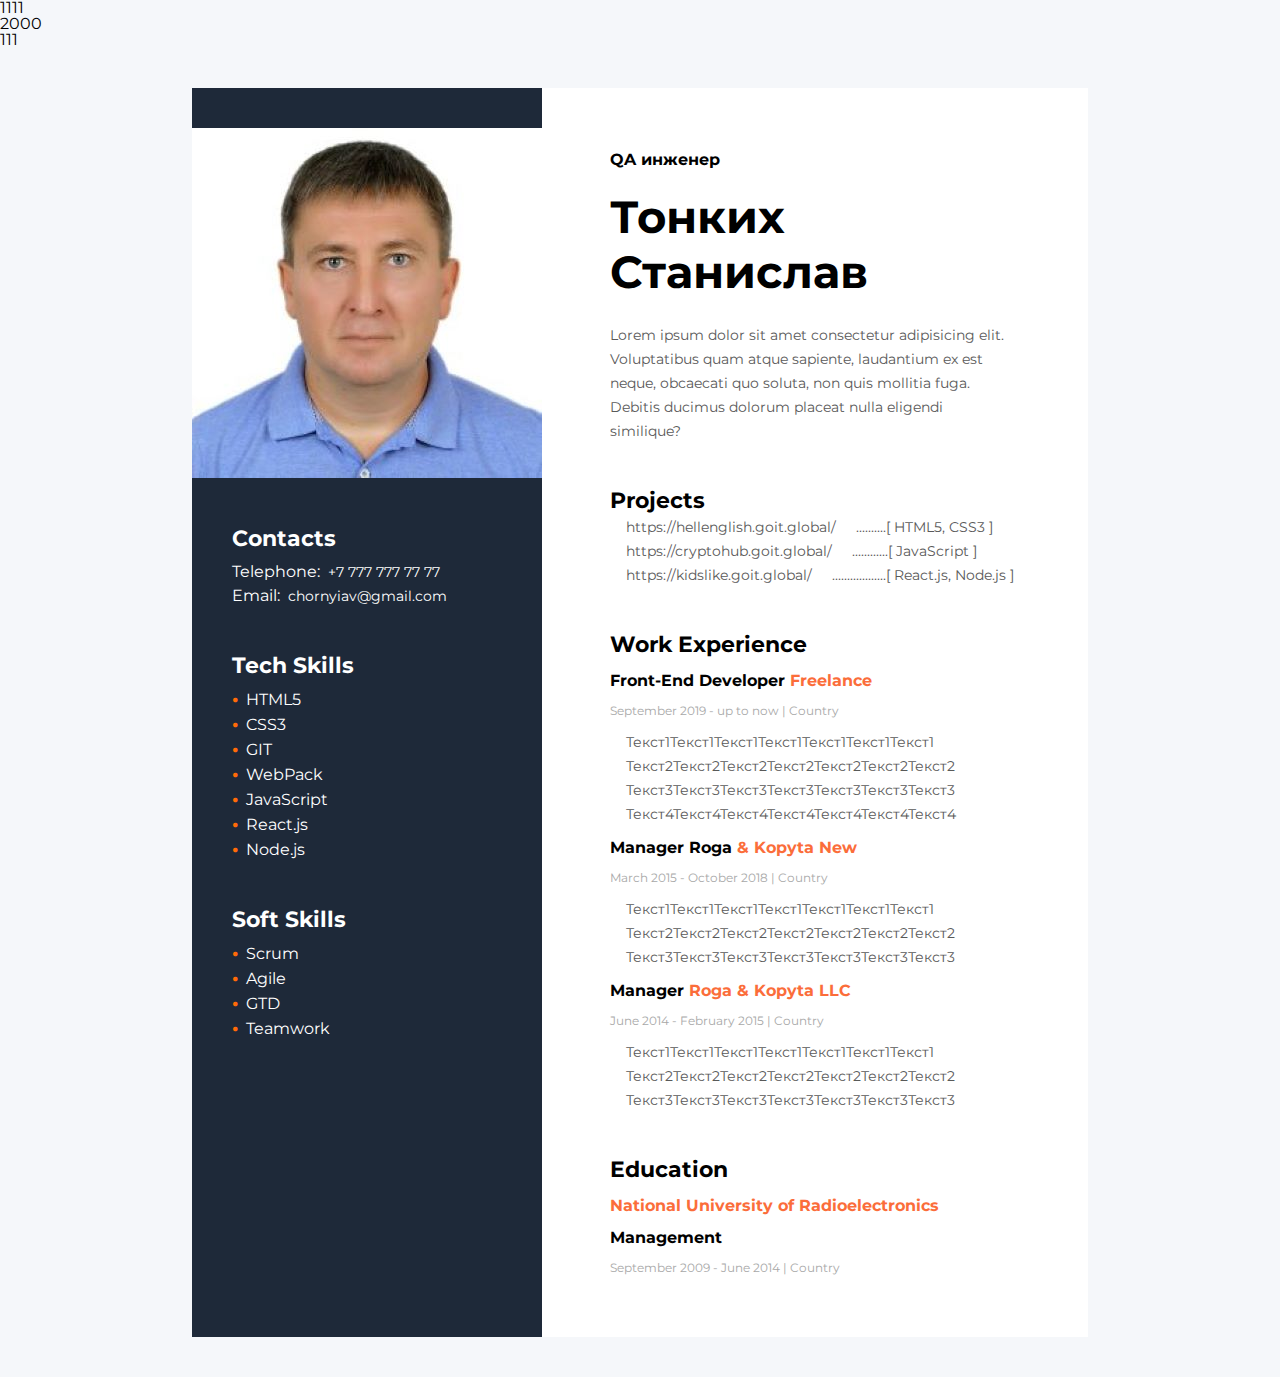
<file: GoIT_Maraphone/index.html>
<!DOCTYPE html>
<!-- Атрибут языка -->
<html lang="en">
  <head>
    <!-- Кодировка символов -->
    <meta charset="UTF-8" />
    <!-- Режим совместимости Internet Explorer -->
    <meta http-equiv="X-UA-Compatible" content="IE=edge" />
    <!-- Для изображения на всю ширину экрана и подстройку под мобильные -->
    <meta name="viewport" content="width=device-width, initial-scale=1.0" />
    <title>Резюме Станислав Тонких</title>
    <!-- Загружаем шрифты из гугл -->
    <link rel="preconnect" href="https://fonts.googleapis.com" />
    <link rel="preconnect" href="https://fonts.gstatic.com" crossorigin />
    <link
      href="https://fonts.googleapis.com/css2?family=Montserrat:wght@400;700&display=swap"
      rel="stylesheet"
    />
    <!-- Удаляет настройки браузеров по умолчанию -->
    <link rel="stylesheet" href="./css/reset.css" />
    <!-- Загружаем стили -->
    <link rel="stylesheet" href="./css/style.css" />
  </head>

  <body>
    <p>1111</p>
    <p>2000</p>
    <!-- Main section -->
    <p>111</p>
    <div class="main-section">
      <!-- Sidebar section -->
      <aside class="sidebar-section">
        <img src="./img/stanislav350.jpg" alt="" class="sidebar-foto" />
        <!-- Contacts section -->
        <div class="contact-section">
          <h3 class="sidebar-title">Contacts</h3>
          <div class="contacts-text">
            <span>Telephone:&nbsp</span>
            <a href="tel:+77777777777" class="no-underline-contacts">+7 777 777 77 77</a>
          </div>
          <div class="contacts-text">
            <span>Email:&nbsp</span>
            <a href="mailto:chornyiav@gmail.com" class="no-underline-contacts"
              >chornyiav@gmail.com</a
            >
          </div>
        </div>
        <!-- Techskills section -->
        <div class="techskills-section">
          <h3 class="sidebar-title">Tech Skills</h3>
          <ul class="skills-list">
            <li class="skils-item">HTML5</li>
            <li class="skils-item">CSS3</li>
            <li class="skils-item">GIT</li>
            <li class="skils-item">WebPack</li>
            <li class="skils-item">JavaScript</li>
            <li class="skils-item">React.js</li>
            <li class="skils-item">Node.js</li>
          </ul>
        </div>
        <!-- Softkills section -->
        <div class="softskills-section">
          <h3 class="sidebar-title">Soft Skills</h3>
          <ul class="skills-list">
            <li class="skils-item">Scrum</li>
            <li class="skils-item">Agile</li>
            <li class="skils-item">GTD</li>
            <li class="skils-item">Teamwork</li>
          </ul>
        </div>
      </aside>
      <!-- Main content section -->
      <div class="main-content-section">
        <!-- About me section -->
        <div class="about-me-section">
          <h2 class="main-content-subtitle">QA инженер</h2>
          <h1 class="main-title">Тонких Станислав</h1>
          <p class="main-about-me">
            Lorem ipsum dolor sit amet consectetur adipisicing elit. Voluptatibus quam atque
            sapiente, laudantium ex est neque, obcaecati quo soluta, non quis mollitia fuga. Debitis
            ducimus dolorum placeat nulla eligendi similique?
          </p>
        </div>
        <!-- My projects section-->
        <div class="my-projects-section">
          <h3 class="main-content-title">Projects</h3>
          <ol class="main-list">
            <li class="main-list-project">
              <a href="https://hellenglish.goit.global/" class="no-underline-main"
                >https://hellenglish.goit.global/</a
              >
              <span class="main-list"
                >..........<strong>[</strong> HTML5, CSS3 <strong>]</strong></span
              >
            </li>
            <li class="main-list-project">
              <a href="https://cryptohub.goit.global/" class="no-underline-main"
                >https://cryptohub.goit.global/</a
              >
              <span class="main-list"
                >............<strong>[</strong> JavaScript <strong>]</strong></span
              >
            </li>
            <li class="main-list-project">
              <a href="https://kidslike.goit.global/" class="no-underline-main"
                >https://kidslike.goit.global/</a
              >
              <span class="main-list"
                >..................<strong>[</strong> React.js, Node.js <strong>]</strong></span
              >
            </li>
          </ol>
        </div>
        <!-- My work experience -->
        <div class="my-work-experience-section">
          <h3 class="main-content-title">Work Experience</h3>
          <!-- Company 3 -->
          <div>
            <h4 class="main-content-subtitle">
              Front-End Developer <span class="main-content-orange">Freelance</span>
            </h4>
            <p class="main-data-text">September 2019 - up to now | Country</p>
            <ul class="main-list">
              <li>Текст1Текст1Текст1Текст1Текст1Текст1Текст1</li>
              <li>Текст2Текст2Текст2Текст2Текст2Текст2Текст2</li>
              <li>Текст3Текст3Текст3Текст3Текст3Текст3Текст3</li>
              <li>Текст4Текст4Текст4Текст4Текст4Текст4Текст4</li>
            </ul>
          </div>
          <!-- Company 2 -->
          <div>
            <h4 class="main-content-subtitle">
              Manager Roga <span class="main-content-orange">& Kopyta New</span>
            </h4>
            <p class="main-data-text">March 2015 - October 2018 | Country</p>
            <ul class="main-list">
              <li>Текст1Текст1Текст1Текст1Текст1Текст1Текст1</li>
              <li>Текст2Текст2Текст2Текст2Текст2Текст2Текст2</li>
              <li>Текст3Текст3Текст3Текст3Текст3Текст3Текст3</li>
            </ul>
          </div>
          <!-- Company 1 -->
          <div>
            <h4 class="main-content-subtitle">
              Manager <span class="main-content-orange">Roga & Kopyta LLC</span>
            </h4>
            <p class="main-data-text">June 2014 - February 2015 | Country</p>
            <ul class="main-list">
              <li>Текст1Текст1Текст1Текст1Текст1Текст1Текст1</li>
              <li>Текст2Текст2Текст2Текст2Текст2Текст2Текст2</li>
              <li>Текст3Текст3Текст3Текст3Текст3Текст3Текст3</li>
            </ul>
          </div>
          <!-- My Education -->
          <div class="my-education-section">
            <h3 class="main-content-title">Education</h3>
            <h4 class="main-content-subtitle">
              <span class="main-content-orange">National University of Radioelectronics</span>
            </h4>
            <h4 class="main-content-subtitle">Management</h4>
            <p class="main-data-text">September 2009 - June 2014 | Country</p>
          </div>
        </div>
      </div>
    </div>
    <div></div>
  </body>
</html>
</file>
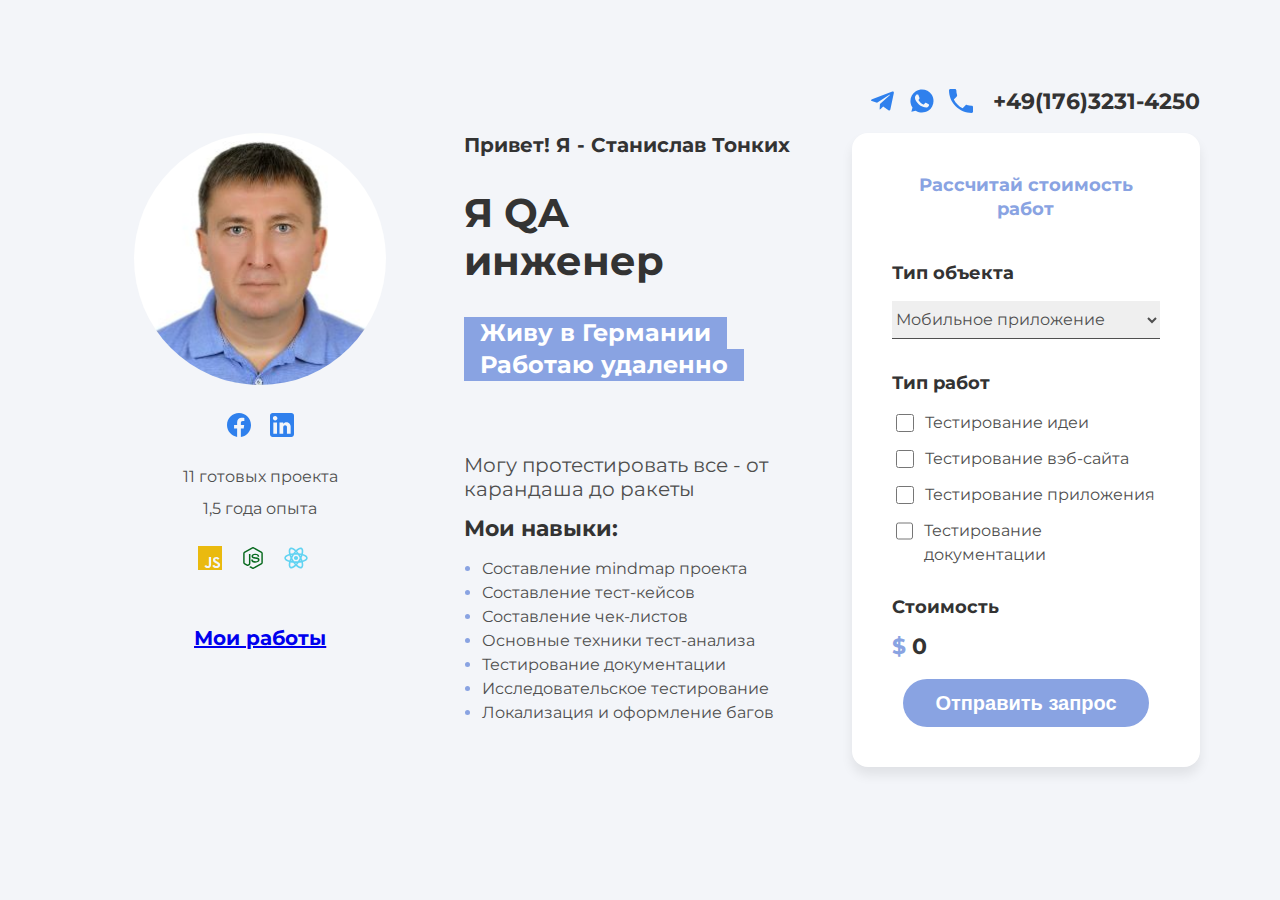
<file: GoIT_TestDrive/index.html>
<!DOCTYPE html>
<!-- Атрибут языка -->
<html lang="en-us">
  <head>
    <!-- Кодировка символов -->
    <meta charset="UTF-8" />
    <!-- Режим совместимости Internet Explorer -->
    <meta http-equiv="X-UA-Compatible" content="IE=edge" />
    <!-- Для изображения на всю ширину экрана и подстройку под мобильные -->
    <meta name="viewport" content="width=device-width, initial-scale=1.0" />
    <meta name="viewport" content="width=device-width, initial-scale=1.0" />
    <!-- Заголовок -->
    <title>Сайт QA инженера</title>
    <!-- Загружаем шрифты из гугл -->
    <link rel="preconnect" href="https://fonts.googleapis.com" />
    <link rel="preconnect" href="https://fonts.gstatic.com" crossorigin />
    <link
      href="https://fonts.googleapis.com/css2?family=Montserrat:wght@400;700&display=swap"
      rel="stylesheet"
    />
    <!-- Этот комментарий для проверки работы Системы -->
    <!-- Удаляет настройки браузеров по умолчанию -->
    <link rel="stylesheet" href="./css/reset.css" />
    <!-- Загружаем стили -->
    <link rel="stylesheet" href="./css/style.css" />
  </head>
  <body>
    <div class="wrapper">
      <!-- Contacts-section -->
      <section class="contact-section">
        <div class="contact-section-title">
          <a href="https://t.me/ClubTravels" class="no-underline"
            ><img src="./img/icons/telegram-icon.svg" alt="" class="icon-container-24-15" />
          </a>
          <a href="https://wa.me/+4917632314250" class="no-underline">
            <img src="./img/icons/viber-icon.svg" alt="" class="icon-container-24-15" />
          </a>
          <a href="tel.+4917632314250" class="no-underline">
            <img src="./img/icons/phone-icon.svg" alt="" class="icon-container-24-15" />
          </a>
          <h4 class="">
            <a href="tel:+4917632314250" class="no-underline-phone">+49(176)3231-4250</a>
          </h4>
        </div>
      </section>
      <!-- Experience-section -->
      <section class="experience-section">
        <img src="./img/stanislav.jpg" alt="My Photo" class="my-foto" />
        <div>
          <a href="https://www.facebook.com/StasTonkikh/" class="no-underline">
            <img src="./img/icons/fb-icon.svg" class="icon-container-24-15" alt="My Facebook" />
          </a>
          <a href="https://www.linkedin.com/in/stanislav-tonkich-595747210/" class="no-underline">
            <img src="./img/icons/linkedin-icon.svg" class="icon-container-24" alt="My Linkedin" />
          </a>
        </div>
        <div class="experience-description">
          <p class="experience-description-text experience-description-text-first">
            11 готовых проекта
          </p>
          <p class="experience-description-text">1,5 года опыта</p>
        </div>
        <div class="technologies-container">
          <img src="./img/icons/js-icon.svg" alt="" class="icon-container-24-15" />
          <img src="./img/icons/nodejs-icon.svg" alt="" class="icon-container-24-15" />
          <img src="./img/icons/react-icon.svg" alt="" class="icon-container-24" />
        </div>
        <h4 class="my-project-link"><a href="https://github.com/St-ton">Мои работы</a></h4>
      </section>
      <!-- Info-section  -->
      <section class="info-section">
        <h2 class="header2">Привет! Я - Станислав Тонких</h2>
        <h1 class="header1">
          Я QA <br />
          инженер
        </h1>
        <p class="subheader1">Живу в Германии</p>
        <p class="subheader2">Работаю удаленно</p>
        <p class="skills-description">Могу протестировать все - от карандаша до ракеты</p>
        <p class="skils-title">Мои навыки:</p>
        <ul class="skils-list">
          <li class="skils-item">
            <span class="skils-text">Составление mindmap проекта</span>
          </li>
          <li class="skils-item"><span class="skils-text">Составление тест-кейсов</span></li>
          <li class="skils-item"><span class="skils-text">Составление чек-листов</span></li>
          <li class="skils-item">
            <span class="skils-text">Основные техники тест-анализа</span>
          </li>
          <li class="skils-item">
            <span class="skils-text">Тестирование документации</span>
          </li>
          <li class="skils-item">
            <span class="skils-text">Исследовательское тестирование</span>
          </li>
          <li class="skils-item">
            <span class="skils-text">Локализация и оформление багов</span>
          </li>
        </ul>
      </section>
      <!-- Project-price-section  -->
      <section class="project-price">
        <form
          class="project-price-form"
          method="POST"
          name="Рассчет стоимости"
          data-netlify="true"
          id="project-price-form"
          data-netlify="true"
        >
          <h4 class="project-price-title">Рассчитай стоимость работ</h4>
          <div class="project-type-container">
            <label for="project-type" class="form-fild-title">Тип объекта</label>
            <select name="project-type" id="project-type" class="project-price-select">
              <option value="land-app">Landing page</option>
              <option value="mult-app">Многостраничный сайт</option>
              <option value="web-app">Веб приложение</option>
              <option selected value="mob-app">Мобильное приложение</option>
            </select>
          </div>
          <div class="activity-type-container">
            <p class="form-fild-title">Тип работ</p>
            <div class="activity-type-item">
              <input
                type="checkbox"
                name="Тестирование идеи"
                id="testidea"
                class="activity-type-chekbox"
              />
              <label for="testidea" class="activity-type-text">Тестирование идеи</label>
            </div>
            <div class="activity-type-item">
              <input
                type="checkbox"
                name="Тестирование вэб-сайта"
                id="testweb"
                class="activity-type-chekbox"
              />
              <label for="testweb" class="activity-type-text">Тестирование вэб-сайта</label>
            </div>
            <div class="activity-type-item">
              <input
                type="checkbox"
                name="Тестирование приложения"
                id="testapp"
                class="activity-type-chekbox"
              />
              <label for="testapp" class="activity-type-text">Тестирование приложения</label>
            </div>
            <div class="activity-type-item">
              <input
                type="checkbox"
                name="Тестирование документации"
                id="testdoc"
                class="activity-type-chekbox"
              />
              <label for="testdoc" class="activity-type-text">Тестирование документации</label>
            </div>
          </div>
          <div class="project-price-container">
            <p class="project-price-container-title">Стоимость</p>
            <p class="project-price-summa">
              <span class="project-price-carrancy">$</span> <span id="total-price">0</span>
            </p>
          </div>
          <input type="hidden" name="Email" />

          <div class="project-price-button-container">
            <button class="project-price-button">Отправить запрос</button>
          </div>
        </form>
      </section>
      <!-- Modal-email-section  -->
      <section class="modal-email-section">
        <div class="modal-background" id="modal-email">
          <div class="modal-container">
            <button class="modal-close-button">
              <img src="./img/icons/close-icon.svg" alt="" class="icon-container-18" />
            </button>
            <img src="./img/icons/mail-icon.svg" alt="" class="modal-icon icon-container-24" />
            <h4 class="modal-title">Я свяжусь с Вами <br />в течении одного часа</h4>
            <form action="#" class="modal-container-form" id="modal-email-container">
              <div class="email-input-container" id="email-input-container">
                <label for="user-email" class="user-email-title">E-mail</label>
                <input
                  type="email"
                  name="user-email"
                  id="user-email"
                  class="user-email"
                  placeholder="Укажите Ваш Eмаил"
                />
                <p class="email-error-text">Без email мы не сможем отправить рассчет</p>
              </div>
              <div class="button-container">
                <button type="submit" class="button-email">Отправить Email</button>
              </div>
            </form>
          </div>
        </div>
        <!-- Modal-success-section  -->
        <div class="modal-background" id="modal-success">
          <div class="modal-container modal-container-sucсses">
            <button class="modal-close-button">
              <img src="./img/icons/close-icon.svg" alt="" class="icon-container-18" />
            </button>
            <img src="./img/icons/success-icon.svg" alt="" class="modal-icon icon-container-24" />
            <p class="modal-title">
              Ваше сообщение отправлено.<br /><br />Пожалуйста ожидайте ответ
            </p>
          </div>
        </div>
      </section>
    </div>
    <script src="./js/script.js"></script>
  </body>
</html>
</file>
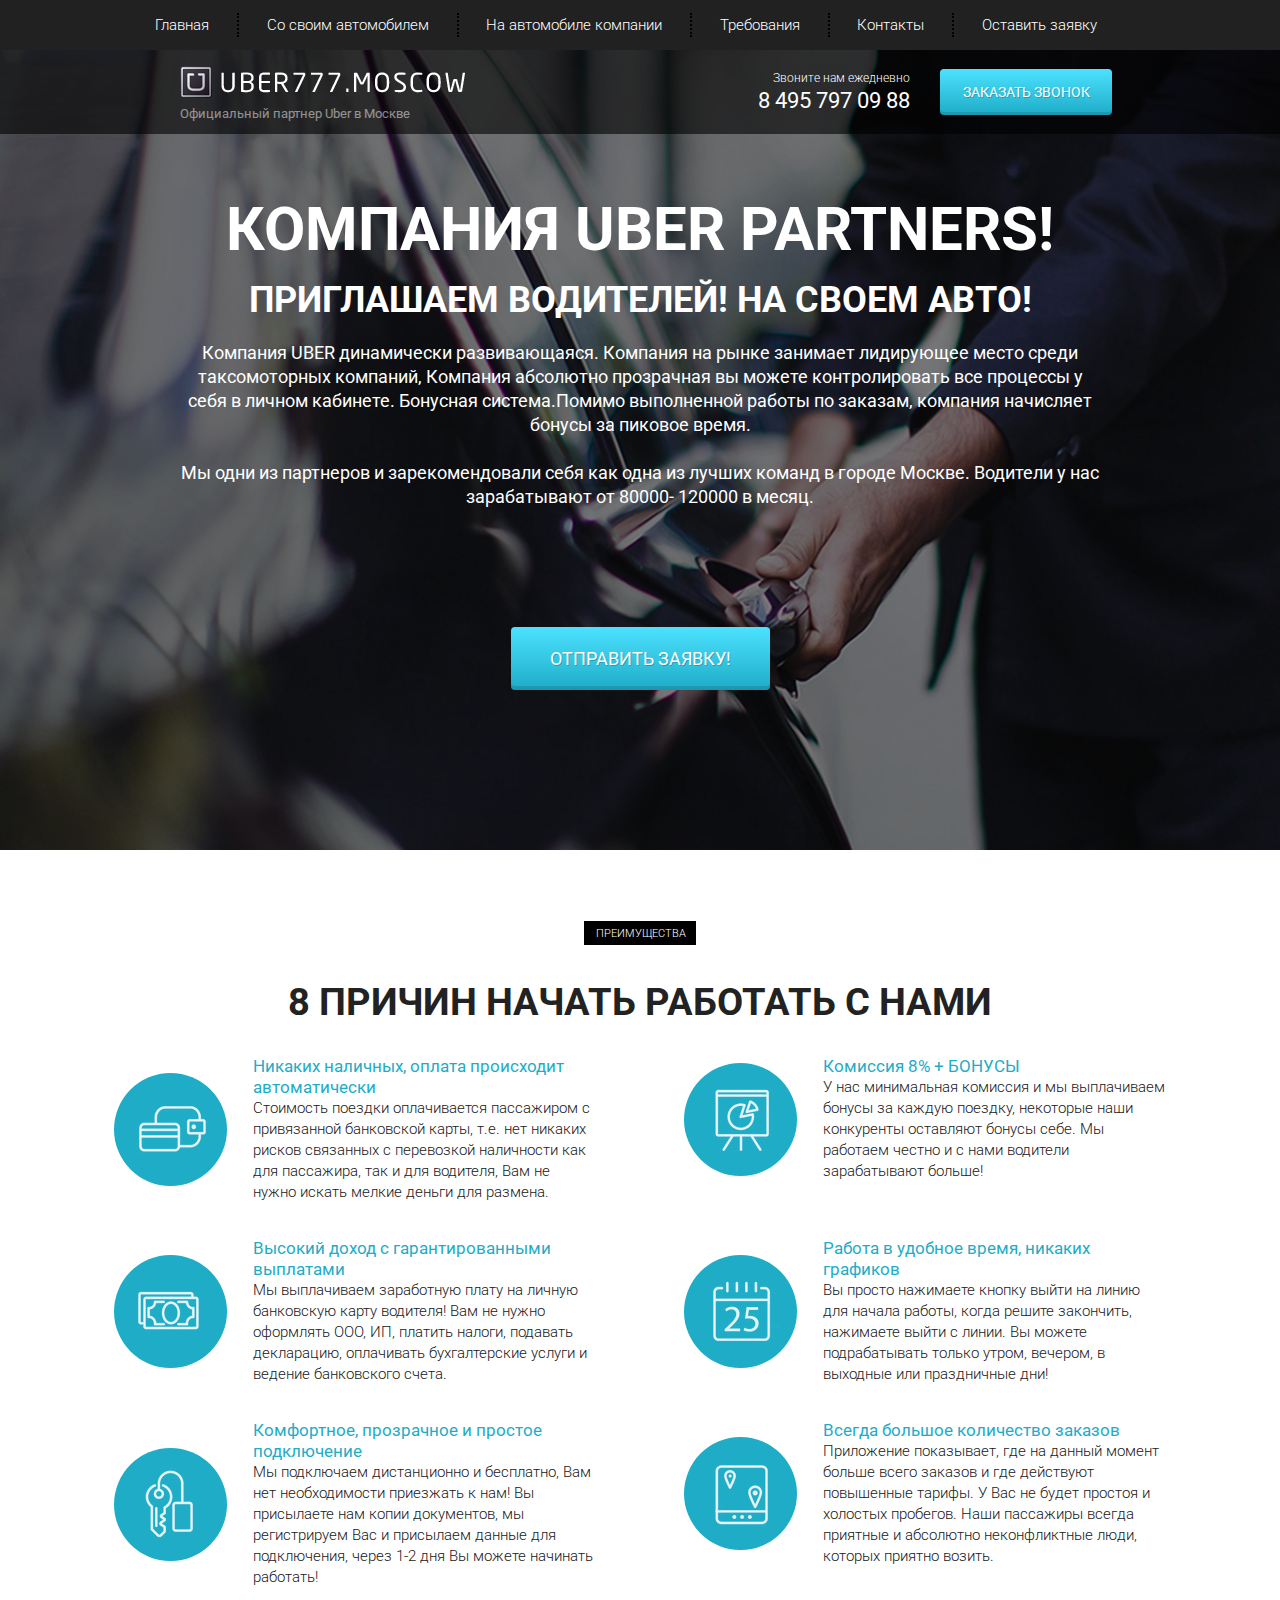
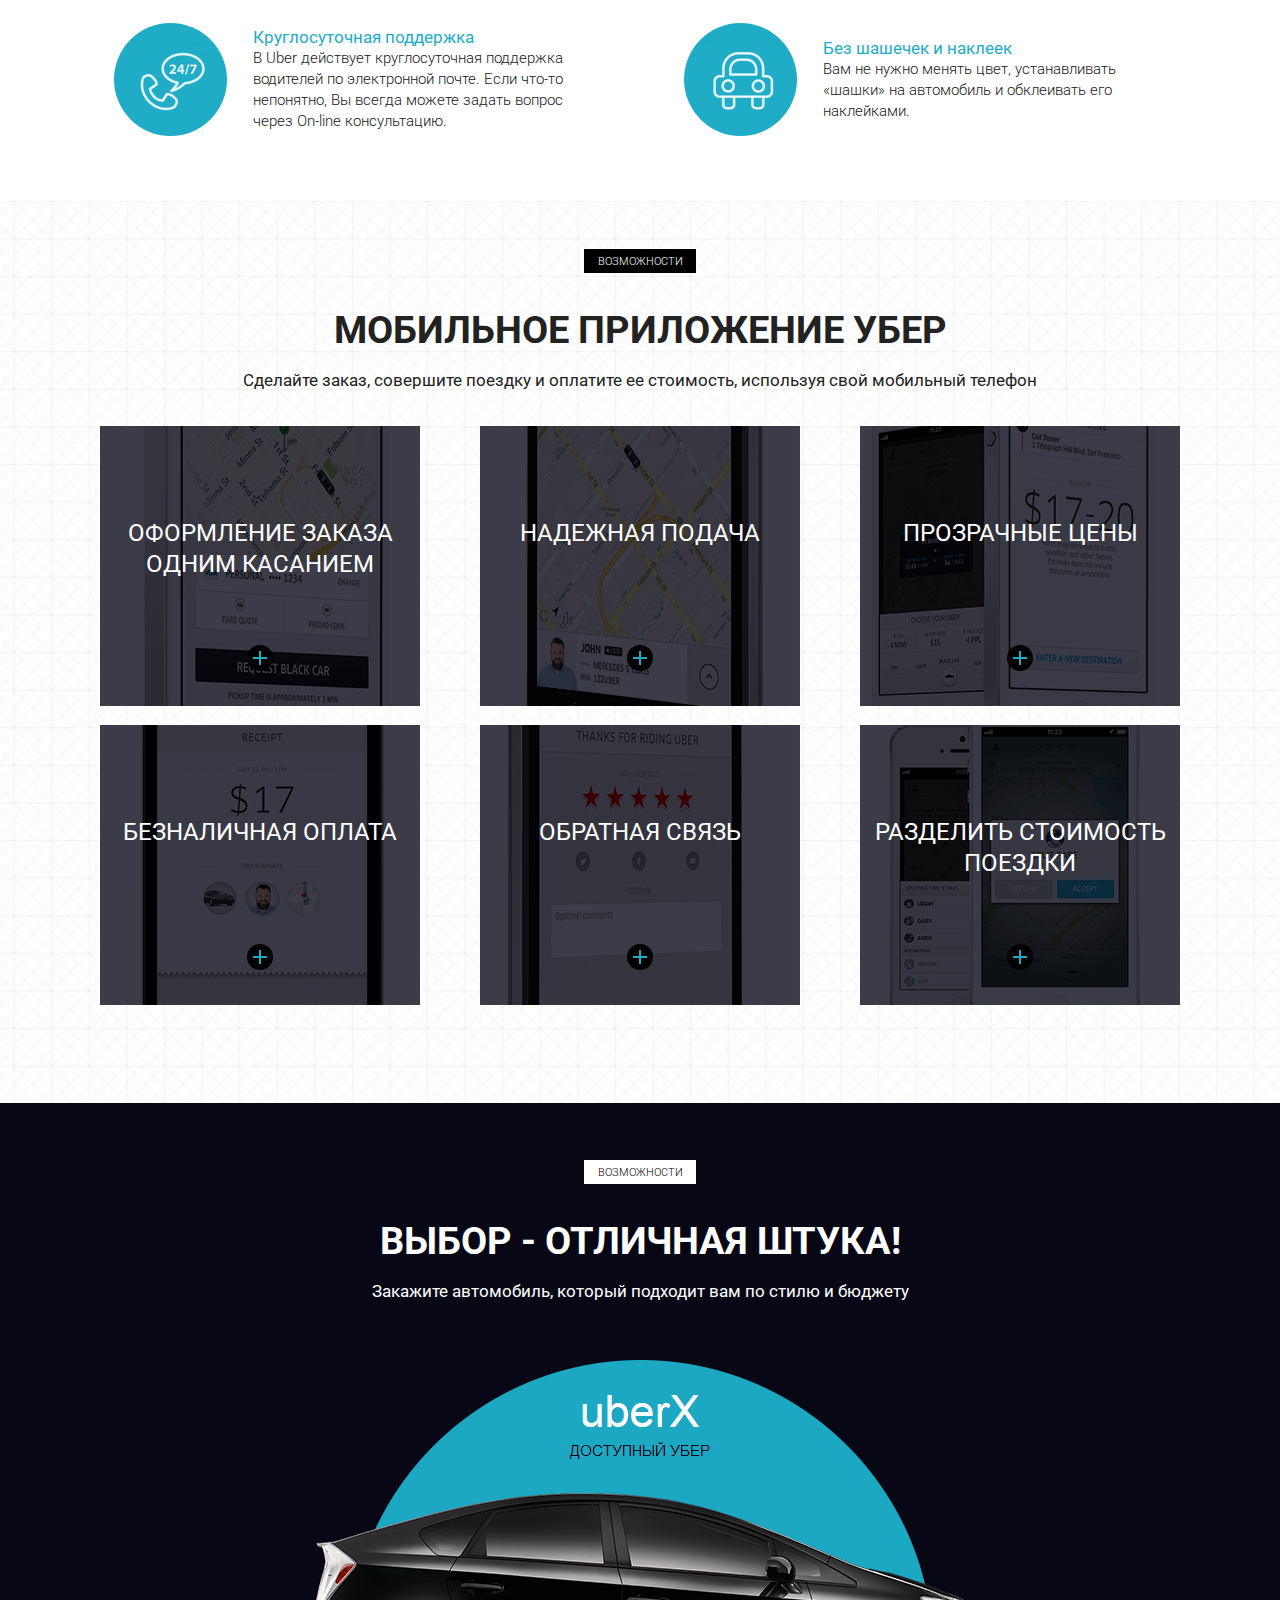
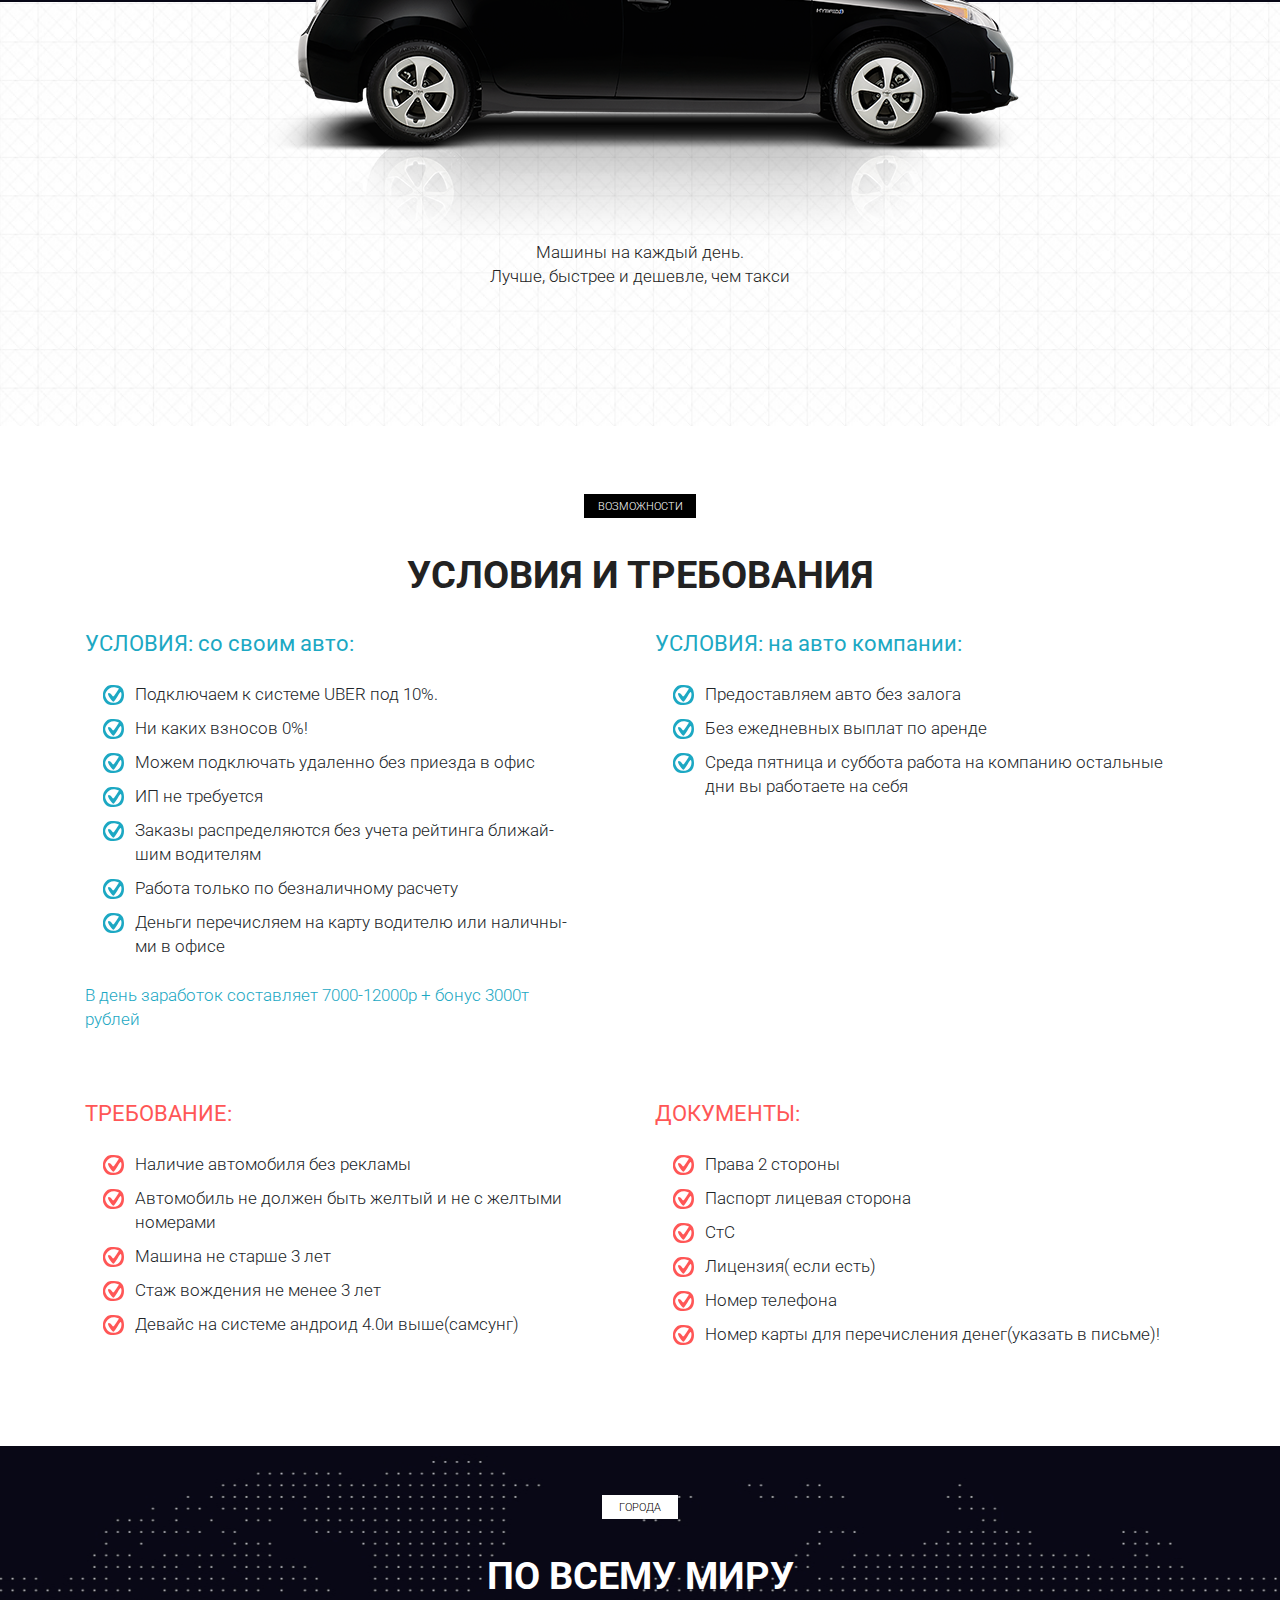
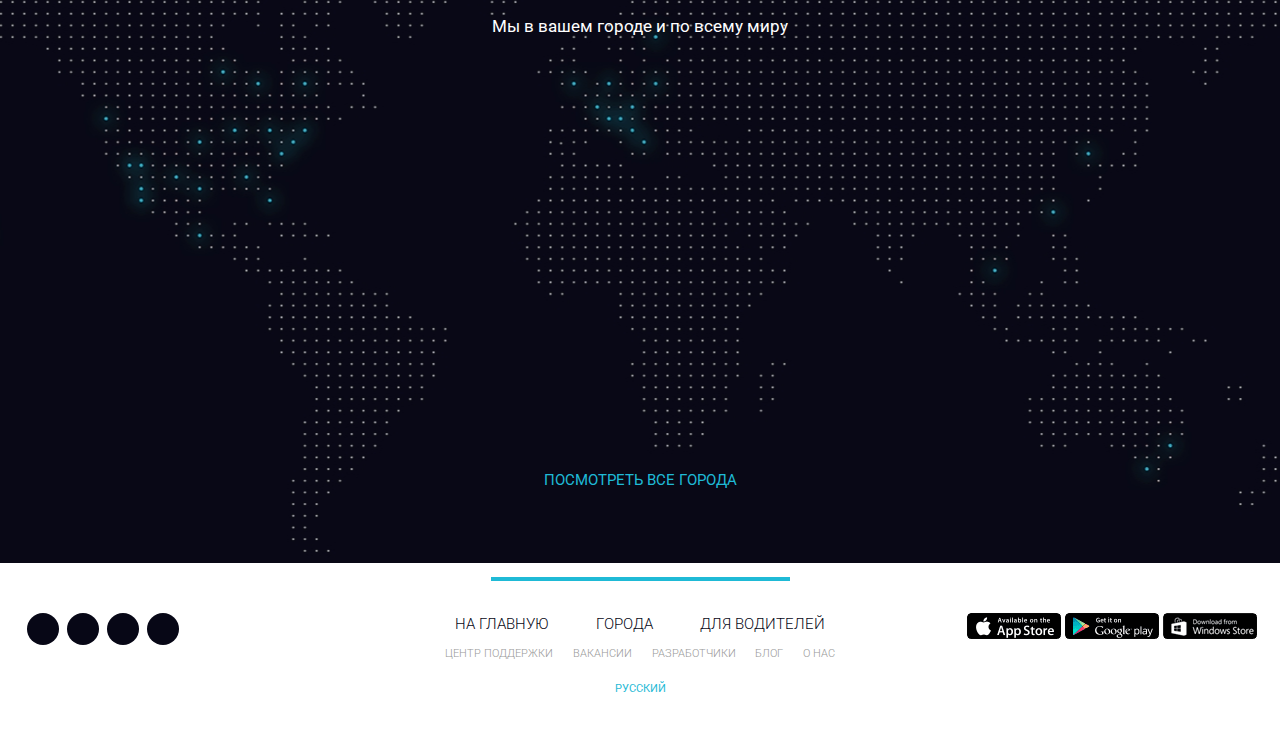
<file: Petrichenko_Uber/index.html>
<!DOCTYPE html>
<html lang="ru">
<head>
    <meta charset="UTF-8">
    <meta name="viewport" content="width=device-width, initial-scale=1.0">
    <meta http-equiv="X-UA-Compatible" content="ie=edge">
    <title>Uber</title>
    <link rel="shortcut icon" href="icons/favicon.ico" type="image/x-icon">
    <link href="https://fonts.googleapis.com/css?family=Roboto:300,400,700&amp;subset=cyrillic-ext" rel="stylesheet">
    <link rel="stylesheet" href="css/bootstrap-reboot.min.css">
    <link rel="stylesheet" href="css/bootstrap-grid.min.css">
    <link rel="stylesheet" href="https://use.fontawesome.com/releases/v5.8.2/css/all.css" integrity="sha384-oS3vJWv+0UjzBfQzYUhtDYW+Pj2yciDJxpsK1OYPAYjqT085Qq/1cq5FLXAZQ7Ay" crossorigin="anonymous">
    <link rel="stylesheet" href="css/style.min.css">
</head>
<body>
    <header>
        <nav>
            <div class="container">
                <ul class="menu">
                    <li class="menu_item"><a href="#" class="menu_link">Главная</a></li>
                    <li class="menu_item"><a href="#require" class="menu_link">Со своим автомобилем</a></li>
                    <li class="menu_item"><a href="#require" class="menu_link">На автомобиле компании</a></li>
                    <li class="menu_item"><a href="#" class="menu_link">Требования</a></li>
                    <li class="menu_item"><a href="#" class="menu_link">Контакты</a></li>
                    <li class="menu_item"><a href="#" class="menu_link">Оставить заявку</a></li>
                </ul>
            </div>
            <div class="hamburger">
                <span></span>
                <span></span>
                <span></span>
            </div>
        </nav>
        <div class="subheader">
            <div class="container">
                <div class="row">
                    <div class="col-6 col-md-4 offset-md-1">
                        <a href="#" class="subheader_logo"><img src="icons/logo.png" alt="logo"></a>
                        <div class="subheader_official">Официальный партнер Uber в Москве</div>
                    </div>
    
                    <div class="xs-hidden col-md-3 offset-md-1 col-xl-2 offset-xl-2">
                        <div class="subheader_call">Звоните нам ежедневно</div>
                        <a href="tel:84957970988" class="subheader_phone">8 495 797 09 88</a>
                    </div>
    
                    <div class="col-6 col-md-3">
                        <a href="tel:84957970988" class="xs-visible subheader_phone">8 495 797 09 88</a>
                        <button class="subheader_btn">заказать звонок</button>
                    </div>
                </div>
            </div>
        </div>
    </header>

    <section class="promo">
        <div class="container">
            <div class="row">
                <div class="col-md-12 offset-md-0 col-lg-10 offset-lg-1">
                    <h1 class="promo_header">КОМПАНИЯ UBER PARTNERS!</h1>
                    <h2 class="promo_subheader">ПРИГЛАШАЕМ ВОДИТЕЛЕЙ! НА СВОЕМ АВТО!</h2>
                    <div class="promo_descr">
                        Компания UBER  динамически развивающаяся. Компания на рынке занимает лидирующее место среди
                        таксомоторных компаний, Компания абсолютно прозрачная вы можете контролировать все процессы у себя в личном кабинете. Бонуcная система.Помимо выполненной работы по заказам, компания начисляет бонусы за
                        пиковое время.
                        <br><br>
                        Мы одни из партнеров и зарекомендовали себя как одна из лучших команд в городе Москве.  Водители у нас
                        зарабатывают от 80000- 120000 в месяц.
                    </div>
                    <button class="promo_btn">ОТПРАВИТЬ ЗАЯВКУ!</button>
                </div>
            </div>
        </div>
    </section>

    <section class="reasons">
        <div class="container">
            <div class="label">преимущества</div>
            <h2 class="title">8 причин начать работать с нами</h2>
            <div class="row">
                <div class="col-md-6">
                    <div class="reasons_block">
                        <div class="reasons_round">
                            <img src="icons/reasons/reason_1.png" alt="reason">
                        </div>
                        <div class="reasons_descr">
                            <div class="reasons_subtitle">Никаких наличных, оплата происходит автоматически</div>
                            <div class="reasons_text">
                                Стоимость поездки оплачивается пассажиром с привязанной банковской карты, т.е. нет никаких рисков связанных с перевозкой наличности как для пассажира, так и для водителя, Вам не нужно искать мелкие деньги для размена.
                            </div>
                        </div>
                    </div>
                </div>
                <div class="col-md-6">
                    <div class="reasons_block">
                        <div class="reasons_round">
                            <img src="icons/reasons/reason_2.png" alt="reason">
                        </div>
                        <div class="reasons_descr">
                            <div class="reasons_subtitle">Комиссия 8% + БОНУСЫ</div>
                            <div class="reasons_text">
                                У нас минимальная комиссия и мы выплачиваем бонусы за каждую поездку, некоторые наши конкуренты оставляют бонусы себе. Мы работаем честно и с нами водители зарабатывают больше!
                            </div>
                        </div>
                    </div>
                </div>
                <div class="col-md-6">
                    <div class="reasons_block">
                        <div class="reasons_round">
                            <img src="icons/reasons/reason_3.png" alt="reason">
                        </div>
                        <div class="reasons_descr">
                            <div class="reasons_subtitle">Высокий доход с гарантированными выплатами</div>
                            <div class="reasons_text">
                                Мы выплачиваем заработную плату на личную банковскую карту водителя! Вам не нужно оформлять ООО, ИП, платить налоги, подавать декларацию, оплачивать бухгалтерские услуги и ведение банковского счета.
                            </div>
                        </div>
                    </div>
                </div>
                <div class="col-md-6">
                    <div class="reasons_block">
                        <div class="reasons_round">
                            <img src="icons/reasons/reason_4.png" alt="reason">
                        </div>
                        <div class="reasons_descr">
                            <div class="reasons_subtitle">Работа в удобное время, никаких графиков</div>
                            <div class="reasons_text">
                                Вы просто нажимаете кнопку выйти на линию для начала работы, когда решите закончить, нажимаете выйти с линии. Вы можете подрабатывать только утром, вечером, в выходные или праздничные дни!
                            </div>
                        </div>
                    </div>
                </div>
                <div class="col-md-6">
                    <div class="reasons_block">
                        <div class="reasons_round">
                            <img src="icons/reasons/reason_5.png" alt="reason">
                        </div>
                        <div class="reasons_descr">
                            <div class="reasons_subtitle">Комфортное, прозрачное и простое подключение</div>
                            <div class="reasons_text">
                                Мы подключаем дистанционно и бесплатно, Вам нет необходимости приезжать к нам! Вы присылаете нам копии документов, мы регистрируем Вас и присылаем данные для подключения, через 1-2 дня Вы можете начинать работать!
                            </div>
                        </div>
                    </div>
                </div>
                <div class="col-md-6">
                    <div class="reasons_block">
                        <div class="reasons_round">
                            <img src="icons/reasons/reason_6.png" alt="reason">
                        </div>
                        <div class="reasons_descr">
                            <div class="reasons_subtitle">Всегда большое количество заказов</div>
                            <div class="reasons_text">
                                Приложение показывает, где на данный момент больше всего заказов и где действуют повышенные тарифы. У Вас не будет простоя и холостых пробегов. Наши пассажиры всегда приятные и абсолютно неконфликтные люди, которых приятно возить.
                            </div>
                        </div>
                    </div>
                </div>
                <div class="col-md-6">
                    <div class="reasons_block">
                        <div class="reasons_round">
                            <img src="icons/reasons/reason_7.png" alt="reason">
                        </div>
                        <div class="reasons_descr">
                            <div class="reasons_subtitle">Круглосуточная поддержка</div>
                            <div class="reasons_text">
                                В Uber действует круглосуточная поддержка водителей по электронной почте. Если что-то непонятно, Вы всегда можете задать вопрос через On-line консультацию.
                            </div>
                        </div>
                    </div>
                </div>
                <div class="col-md-6">
                    <div class="reasons_block">
                        <div class="reasons_round">
                            <img src="icons/reasons/reason_8.png" alt="reason">
                        </div>
                        <div class="reasons_descr">
                            <div class="reasons_subtitle">Без шашечек и наклеек</div>
                            <div class="reasons_text">
                                Вам не нужно менять цвет, устанавливать «шашки» на автомобиль и обклеивать его наклейками.
                            </div>
                        </div>
                    </div>
                </div>
            </div>
        </div>
    </section>

    <section class="mobile">
        <div class="container">
            <div class="label">возможности</div>
            <h2 class="title">мобильное приложение убер</h2>
            <div class="subtitle">Сделайте заказ, совершите поездку и оплатите ее стоимость, используя свой мобильный телефон</div>

            <div class="row">
                <div class="col-md-6 col-lg-4">
                    <div class="mobile_item mobile_item_1">
                        <div class="mobile_item_subtitle">
                            оформление заказа одним касанием
                        </div>
                        <div class="mobile_item_plus"></div>
                    </div>
                </div>
                <div class="col-md-6 col-lg-4">
                    <div class="mobile_item mobile_item_2">
                        <div class="mobile_item_subtitle">
                            надежная подача
                        </div>
                        <div class="mobile_item_plus"></div>
                    </div>
                </div>
                <div class="col-md-6 col-lg-4">
                    <div class="mobile_item mobile_item_3">
                        <div class="mobile_item_subtitle">
                            прозрачные цены
                        </div>
                        <div class="mobile_item_plus"></div>
                    </div>
                </div>
                <div class="col-md-6 col-lg-4">
                    <div class="mobile_item mobile_item_4">
                        <div class="mobile_item_subtitle">
                            безналичная оплата
                        </div>
                        <div class="mobile_item_plus"></div>
                    </div>
                </div>
                <div class="col-md-6 col-lg-4">
                    <div class="mobile_item mobile_item_5">
                        <div class="mobile_item_subtitle">
                            обратная связь
                        </div>
                        <div class="mobile_item_plus"></div>
                    </div>
                </div>
                <div class="col-md-6 col-lg-4">
                    <div class="mobile_item mobile_item_6">
                        <div class="mobile_item_subtitle">
                            разделить стоимость поездки
                        </div>
                        <div class="mobile_item_plus"></div>
                    </div>
                </div>
            </div>
        </div>
    </section>

    <section class="choice">
        <div class="container">
            <div class="black"></div>
            <div class="label label_white">возможности</div>
            <h2 class="title title_white hidden-320">Выбор - отличная штука!</h2>
            <div class="subtitle subtitle_white hidden-320">Закажите автомобиль, который подходит вам по стилю и бюджету</div>

            <img src="img/car.png" alt="uber car" class="choice_img">
            <div class="choice_descr">
                Машины на каждый день.<br>
                Лучше, быстрее и дешевле, чем такси
            </div>
        </div>
    </section>

    <section class="require" id="require">
        <div class="container">
            <div class="label">возможности</div>
            <h2 class="title">условия и требования</h2>
        <div class="row">
            <div class="col-md-6">
                <div class="require_block">
                    <div class="require_title">
                        УСЛОВИЯ: со своим авто:
                    </div>
                    <ul class="require_list">
                        <li>Подключаем к системе UBER  под 10%.</li>
                        <li>
                            Ни каких взносов  0%!
                        </li>
                        <li>
                            Можем подключать удаленно без приезда в офис
                        </li>
                        <li>
                            ИП не требуется
                        </li>
                        <li>
                            Заказы распределяются без учета рейтинга ближай-<br>шим водителям
                        </li>
                        <li>
                            Работа только по безналичному расчету
                        </li>
                        <li>
                            Деньги перечисляем на карту водителю или наличны-<br>ми в офисе
                        </li>
                    </ul>
                    <div class="require_descr">
                        В день заработок составляет 7000-12000р + бонус 3000т<br> рублей
                    </div>
                </div>
            </div>
            <div class="col-md-6">
                <div class="require_block">
                    <div class="require_title">
                        УСЛОВИЯ: на авто компании:
                    </div>
                    <ul class="require_list">
                        <li>
                            Предоставляем авто без залога
                        </li>
                        <li>
                            Без ежедневных выплат по аренде
                        </li>
                        <li>
                            Среда пятница и суббота работа на компанию остальные дни вы работаете на себя
                        </li>
                    </ul>
                </div>
            </div>
            <div class="col-md-6">
                <div class="require_block require_block_nmb warning">
                    <div class="require_title">
                        ТРЕБОВАНИЕ:
                    </div>
                    <ul class="require_list">
                        <li>
                            Наличие автомобиля без рекламы
                        </li>
                        <li>
                            Автомобиль не должен быть желтый и не с желтыми номерами
                        </li>
                        <li>
                            Машина не старше 3 лет
                        </li>
                        <li>
                            Стаж вождения не менее 3 лет
                        </li>
                        <li>
                            Девайс на системе андроид 4.0и выше(самсунг)
                        </li>
                    </ul>
                </div>
            </div>
            <div class="col-md-6">
                <div class="require_block require_block_nmb warning">
                    <div class="require_title">
                        ДОКУМЕНТЫ:
                    </div>
                    <ul class="require_list">
                        <li>
                            Права 2 стороны
                        </li>
                        <li>
                            Паспорт лицевая сторона
                        </li>
                        <li>
                            СтС
                        </li>
                        <li>
                            Лицензия( если есть)
                        </li>
                        <li>
                            Номер телефона
                        </li>
                        <li>
                            Номер карты для перечисления денег(указать в письме)!
                        </li>
                    </ul>
                </div>
            </div>
        </div>
        </div>
    </section>

    <section class="world">
        <div class="container">
            <div class="label label_white label_min">города</div>
            <h2 class="title title_white">По всему миру</h2>
            <div class="subtitle subtitle_white">Мы в вашем городе и по всему миру</div>

            <a href="#" class="world_link">посмотреть все города</a>
        </div>
    </section>

    <footer>
        <div class="footer_divider"></div>
        <div class="footer_wrapper">
            <!-- Если не оборачивать каждый блок в обертку - получится криво -->
            <div>
                <div class="footer_social">
                    <a href="#" class="footer_social_item">
                        <i class="fab fa-facebook-f"></i>
                    </a>
                    <a href="#" class="footer_social_item">
                        <i class="fab fa-twitter"></i>
                    </a>
                    <a href="#" class="footer_social_item">
                        <i class="fab fa-linkedin"></i>
                    </a>
                    <a href="#" class="footer_social_item">
                        <i class="fab fa-instagram"></i>
                    </a>
                </div>
            </div>
            <div>
                <div class="footer_links">
                    <div class="footer_links_main">
                        <a href="#">на главную</a>
                        <a href="#">города</a>
                        <a href="#">для водителей</a>
                    </div>
                    <div class="footer_links_sub">
                        <a href="#">центр поддержки</a>
                        <a href="#">вакансии</a>
                        <a href="#">разработчики</a>
                        <a href="#">блог</a>
                        <a href="#">о нас</a>
                    </div>
                    <a href="#" class="footer_links_lang">Русский</a>
                </div>
            </div>
            <div>
                <div class="footer_mobile">
                    <a href="#">
                        <img src="img/app_store.png" alt="App Store">
                    </a>
                    <a href="#">
                        <img src="img/google_play.png" alt="Google play">
                    </a>
                    <a href="#">
                        <img src="img/windows_store.png" alt="Windows store">
                    </a>
                </div>
            </div>
        </div>
    </footer>

    <script src="js/script.js"></script>
</body>
</html>
</file>
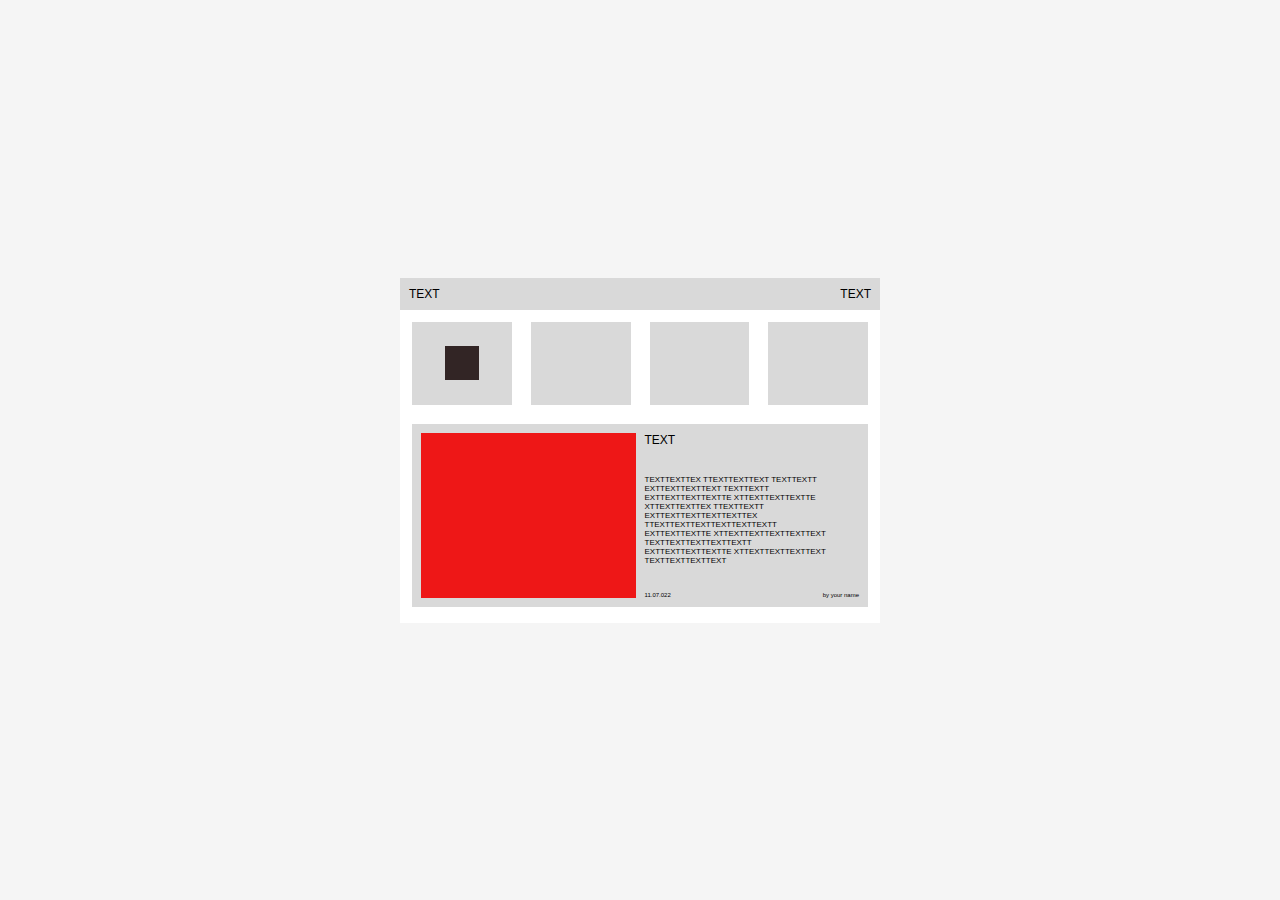
<file: 5haver/Level1/index.html>
<!DOCTYPE html>
<html lang="en">

<head>
  <meta charset="UTF-8">
  <meta http-equiv="X-UA-Compatible" content="IE=edge">
  <meta name="viewport" content="width=device-width, initial-scale=1.0">
  <link rel="stylesheet" href="./css/style.css">
  <title>Level1</title>
</head>

<body>
  <div class="wrapper">

    <header class="header">
      <div class="header__text">text</div>
      <div class="header__text">text</div>
    </header>
    <!-- Название выглядит как элемент-модификатор и вроде как отвечает на вопрос какой, но я не знаю как элеменатми описать 2 квадрата -->
    <main class="main">
      <div class="main__box-large">

        <div class="main__box-small"></div>
      </div>
      <div class="main__box-large"></div>
      <div class="main__box-large"></div>
      <div class="main__box-large"></div>
    </main>
    <article class="article">
      <div class="article__box"></div>
      <div class="article__text">
        <div class="article__title">text</div>
        <div class="article__description">
          texttexttex ttexttexttext texttextt
          exttexttexttext texttextt exttexttexttextte xttexttexttextte xttexttexttex ttexttextt
          exttexttexttexttexttex ttexttexttexttexttexttextt exttexttextte xttexttexttexttexttext texttexttexttexttextt
          exttexttexttextte xttexttexttexttext texttexttexttext
        </div>
        <div class="article__footer">
          <div class="article__footer-date">11.07.022</div>
          <div class="article__footer-autor">by your name</div>
        </div>
      </div>
    </article>
  </div>
</body>

</html>
</file>
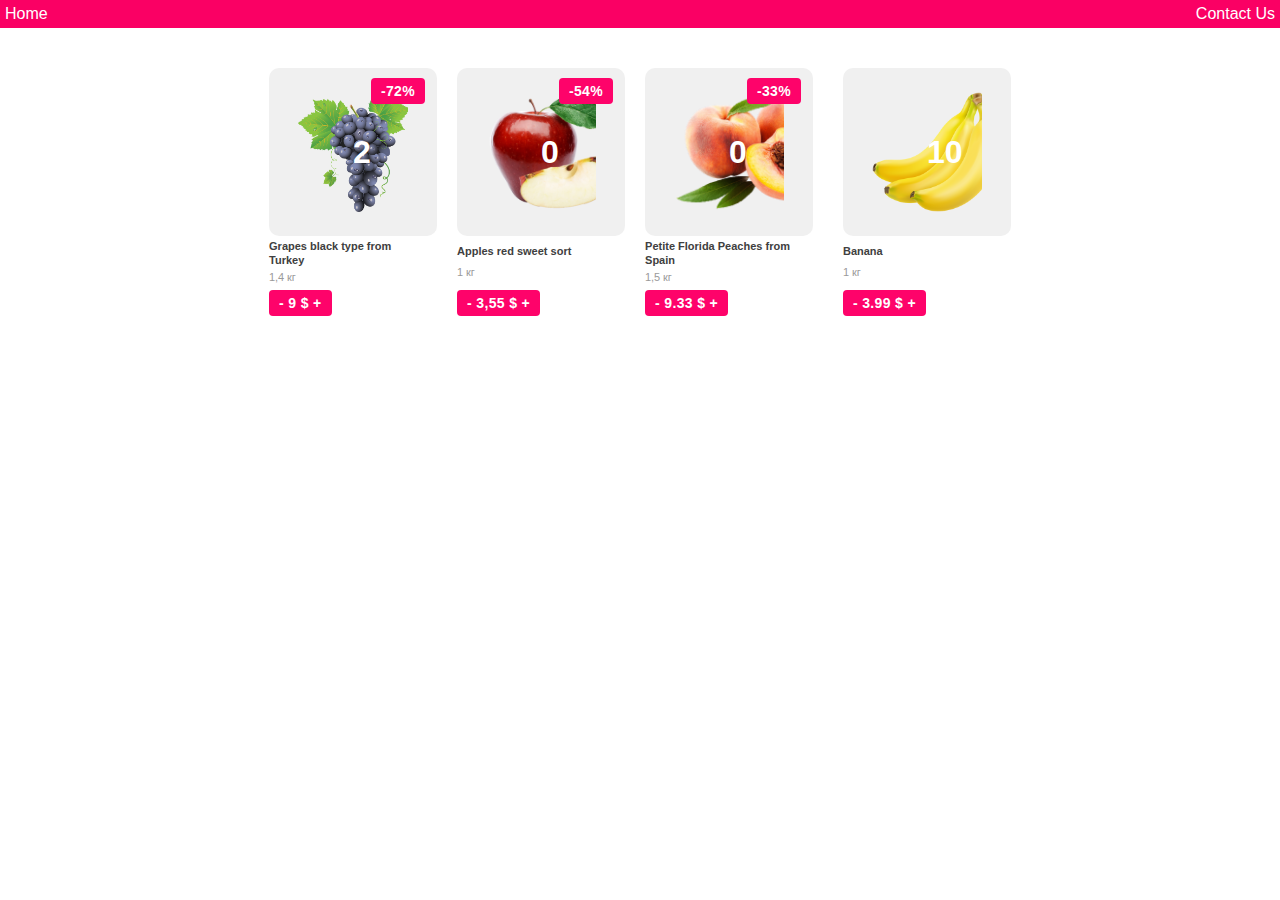
<file: 5haver/Level2/index.html>
<!DOCTYPE html>
<html lang="en">

<head>
  <meta charset="UTF-8">
  <meta http-equiv="X-UA-Compatible" content="IE=edge">
  <meta name="viewport" content="width=device-width, initial-scale=1.0">
  <link rel="stylesheet" href="./css/style.css">
  <title>Product</title>
</head>
<nav class="menu">
  <li class="menu__item">Home</li>
  <li class="menu__item">Contact Us</li>
</nav>
</header>

<body>
  <main class="product">

    <div class="product__item">
      <div class="product__wrapper">
        <div class="product__img-wrp"><img src="./img/img.png" alt="" class="product__img"></div>
        <div class="product__discount">-72%</div>
        <div class="product__count">2</div>
      </div>
      <div class="product__name">Grapes black type from Turkey</div>
      <div class="product__amount">1,4 кг</div>
      <div class="product__prise">- 9 $ +</div>
    </div>


    <div class="product__item">
      <div class="product__wrapper">
        <div class="product__img-wrp"><img src="./img/img2.png" alt="" class="product__img"></div>
        <div class="product__discount">-54%</div>
        <div class="product__count">0</div>
      </div>
      <div class="product__name">Apples red sweet sort</div>
      <div class="product__amount">1 кг</div>
      <div class="product__prise">- 3,55 $ +</div>
    </div>

    <div class="product__item">
      <div class="product__wrapper">
        <div class="product__img-wrp"><img src="./img/img3.png" alt="" class="product__img"></div>
        <div class="product__discount">-33%</div>
        <div class="product__count">0</div>
      </div>
      <div class="product__name">Petite Florida Peaches from Spain</div>
      <div class="product__amount">1,5 кг</div>
      <div class="product__prise">- 9.33 $ +</div>
    </div>

    <div class="product__item">
      <div class="product__wrapper">
        <div class="product__img-wrp"><img src="./img/img4.png" alt="" class="" class="product__img"></div>
        <div class="product__discount--none"></div>
        <div class="product__count">10</div>
      </div>
      <div class="product__name">Banana</div>
      <div class="product__amount">1 кг</div>
      <div class="product__prise">- 3.99 $ +</div>
    </div>

    </div>

  </main>
</body>

</html>
</file>
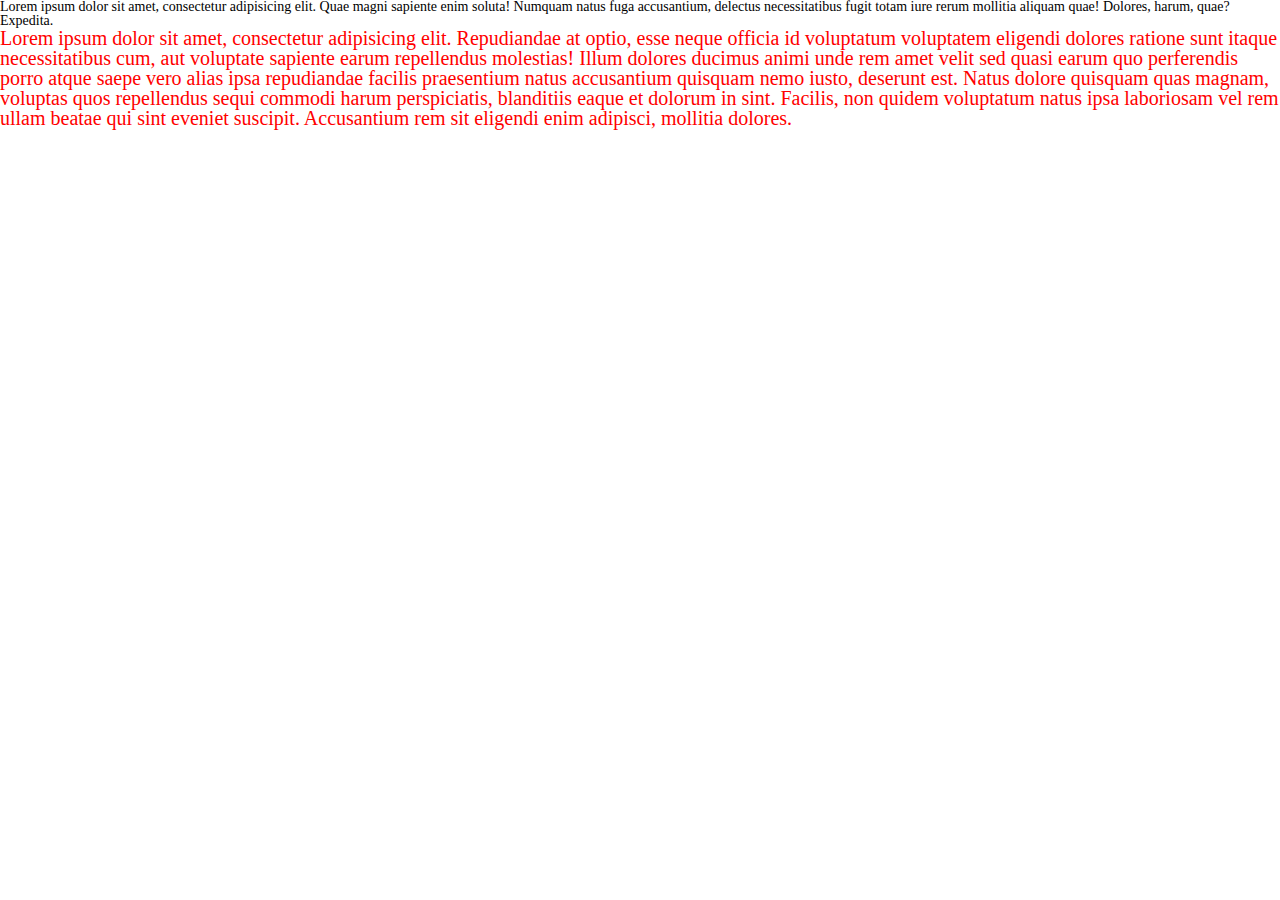
<file: JekaFreelancer/css_1/index.html>
<!-- Сообщаем браузеру как стоит обрабатывать эту страницу -->
<!DOCTYPE html>
<!-- Оболочка документа, указываем язык содержимого -->
<html lang="ru">
	<!-- Заголовок страницы, контейнер для других важных данных (не отображается) -->
	<head>
		<!-- Заголовок страницы в браузере -->
		<title>CSS. Часть №1 (Синтаксис + Обнуление)</title>
		<!-- Подключаем CSS -->
		<link rel="stylesheet" href="css/style.css" />
		<!-- Кодировка страницы -->
		<meta http-equiv="Content-type" content="text/html;charset=UTF-8" />
	</head>
	<!-- Отображаемое тело страницы -->
	<body>
		<div>
			<p>Lorem <span>ipsum dolor sit amet</span>, consectetur adipisicing elit. Quae magni sapiente enim soluta! Numquam natus fuga accusantium, delectus necessitatibus fugit totam iure rerum mollitia aliquam quae! Dolores, harum, quae? Expedita.</p>
			<p class="bigred">Lorem ipsum dolor sit amet, consectetur adipisicing elit. Repudiandae at optio, esse neque officia id voluptatum voluptatem eligendi dolores ratione sunt itaque necessitatibus cum, aut voluptate sapiente earum repellendus molestias! Illum dolores ducimus animi unde rem amet velit sed quasi earum quo perferendis porro atque saepe vero alias ipsa repudiandae facilis praesentium natus accusantium quisquam nemo iusto, deserunt est. Natus dolore quisquam quas magnam, voluptas quos repellendus sequi commodi harum perspiciatis, blanditiis eaque et dolorum in sint. Facilis, non quidem voluptatum natus ipsa laboriosam vel rem ullam beatae qui sint eveniet suscipit. Accusantium rem sit eligendi enim adipisci, mollitia dolores.</p>
		</div>
	</body>
</html>
</file>
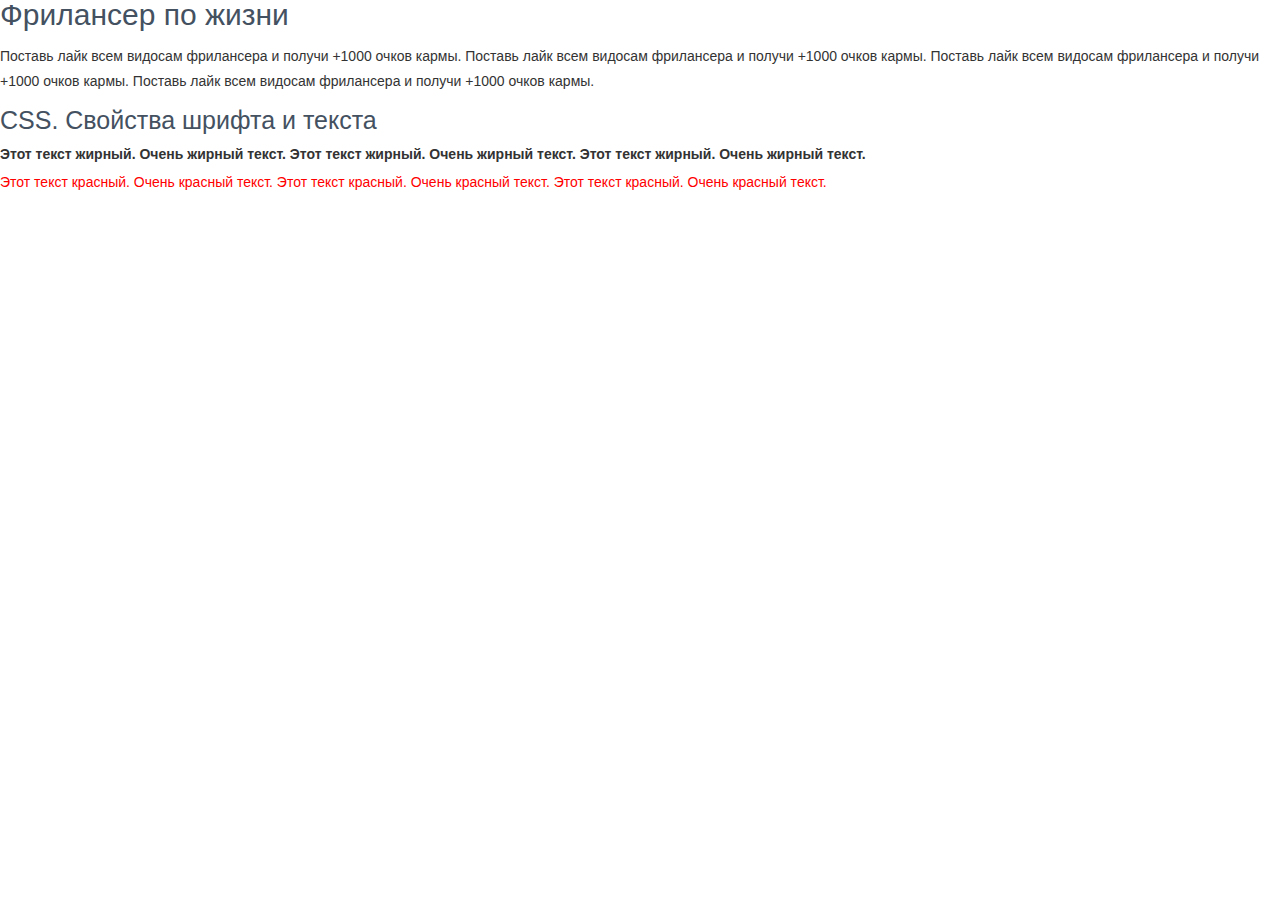
<file: JekaFreelancer/css_2/index.html>
<!-- Сообщаем браузеру как стоит обрабатывать эту страницу -->
<!DOCTYPE html>
<!-- Оболочка документа, указываем язык содержимого -->
<html lang="ru">
	<!-- Заголовок страницы, контейнер для других важных данных (не отображается) -->
	<head>
		<!-- Заголовок страницы в браузере -->
		<title>CSS. Часть №2 (Свойства текста и шрифта)</title>
		<!-- Подключаем CSS -->
		<link rel="stylesheet" href="css/style.css" />
		<!-- Кодировка страницы -->
		<meta http-equiv="Content-type" content="text/html;charset=UTF-8" />
	</head>
	<!-- Отображаемое тело страницы -->
	<body>
		<h1>Фрилансер по жизни</h1>
		<br />
		<p class="text">
			Поставь лайк всем видосам фрилансера и получи +1000 очков кармы. Поставь лайк всем видосам фрилансера и получи +1000 очков кармы. Поставь лайк всем видосам фрилансера и получи +1000 очков кармы. Поставь лайк всем видосам фрилансера и получи +1000 очков кармы. 
		</p>
		<br />
		<h2>CSS. Свойства шрифта и текста</h2>
		<br />
		<p class="bold">
			Этот текст жирный. Очень жирный текст. Этот текст жирный. Очень жирный текст. Этот текст жирный. Очень жирный текст. 
		</p>
		<br />
		<p class="red">
			Этот текст красный. Очень красный текст. Этот текст красный. Очень красный текст. Этот текст красный. Очень красный текст. 
		</p>
	</body>
</html>
</file>
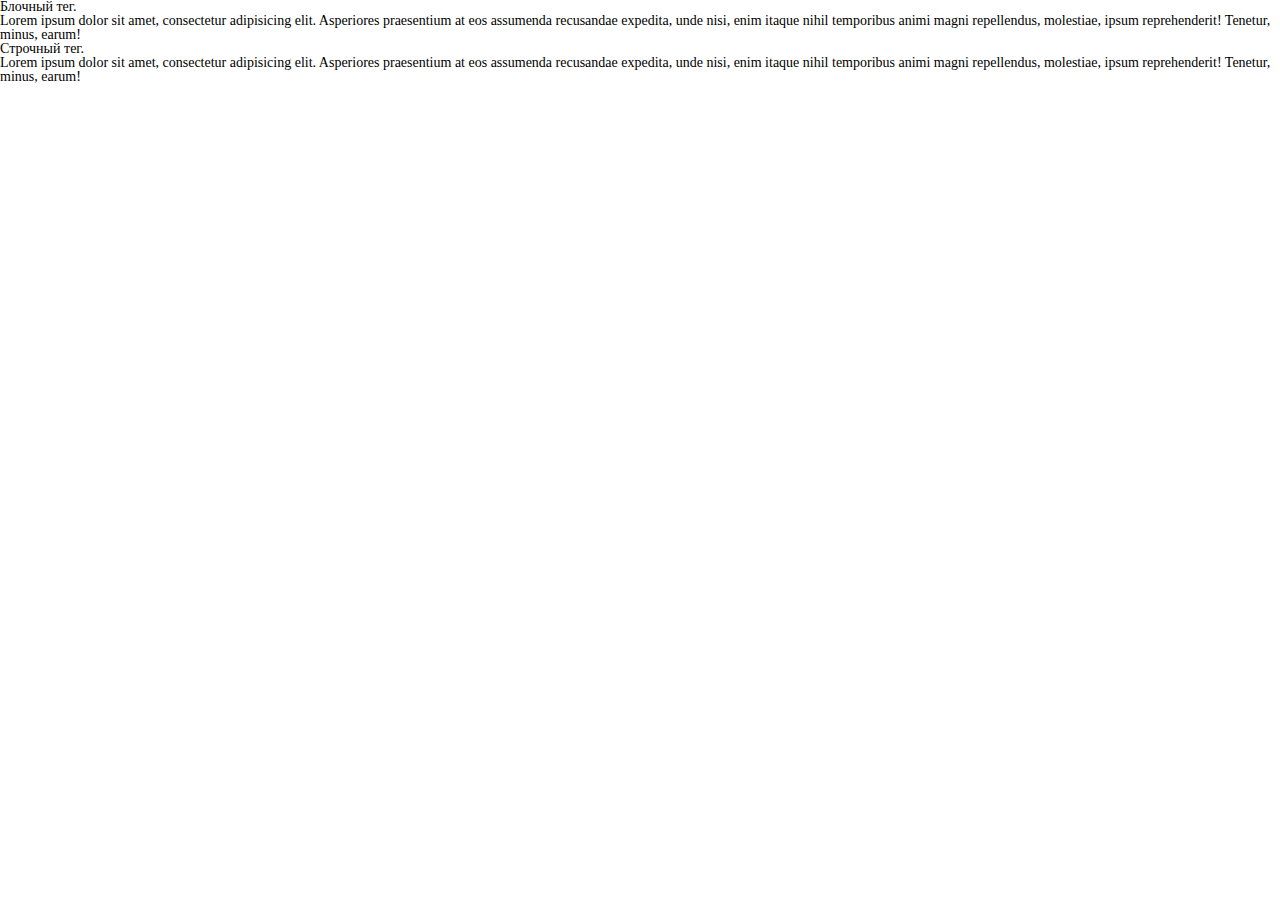
<file: JekaFreelancer/css_3/index.html>
<!-- Сообщаем браузеру как стоит обрабатывать эту страницу -->
<!DOCTYPE html>
<!-- Оболочка документа, указываем язык содержимого -->
<html lang="ru">
	<!-- Заголовок страницы, контейнер для других важных данных (не отображается) -->
	<head>
		<!-- Заголовок страницы в браузере -->
		<title>CSS. Часть №3 (Свойства блоков - отступы, размеры, характеристики)</title>
		<!-- Подключаем CSS -->
		<link rel="stylesheet" href="css/style.css" />
		<!-- Кодировка страницы -->
		<meta http-equiv="Content-type" content="text/html;charset=UTF-8" />
	</head>
	<!-- Отображаемое тело страницы -->
	<body>
		<div class="example-block">
			Блочный тег. <br />
			Lorem ipsum dolor sit amet, consectetur adipisicing elit. Asperiores praesentium at eos assumenda recusandae expedita, unde nisi, enim itaque nihil temporibus animi magni repellendus, molestiae, ipsum reprehenderit! Tenetur, minus, earum!
		</div>
		<span class="example-string">
			Строчный тег. <br />
			Lorem ipsum dolor sit amet, consectetur adipisicing elit. Asperiores praesentium at eos assumenda recusandae expedita, unde nisi, enim itaque nihil temporibus animi magni repellendus, molestiae, ipsum reprehenderit! Tenetur, minus, earum!
		</span>
	</body>
</html>
</file>
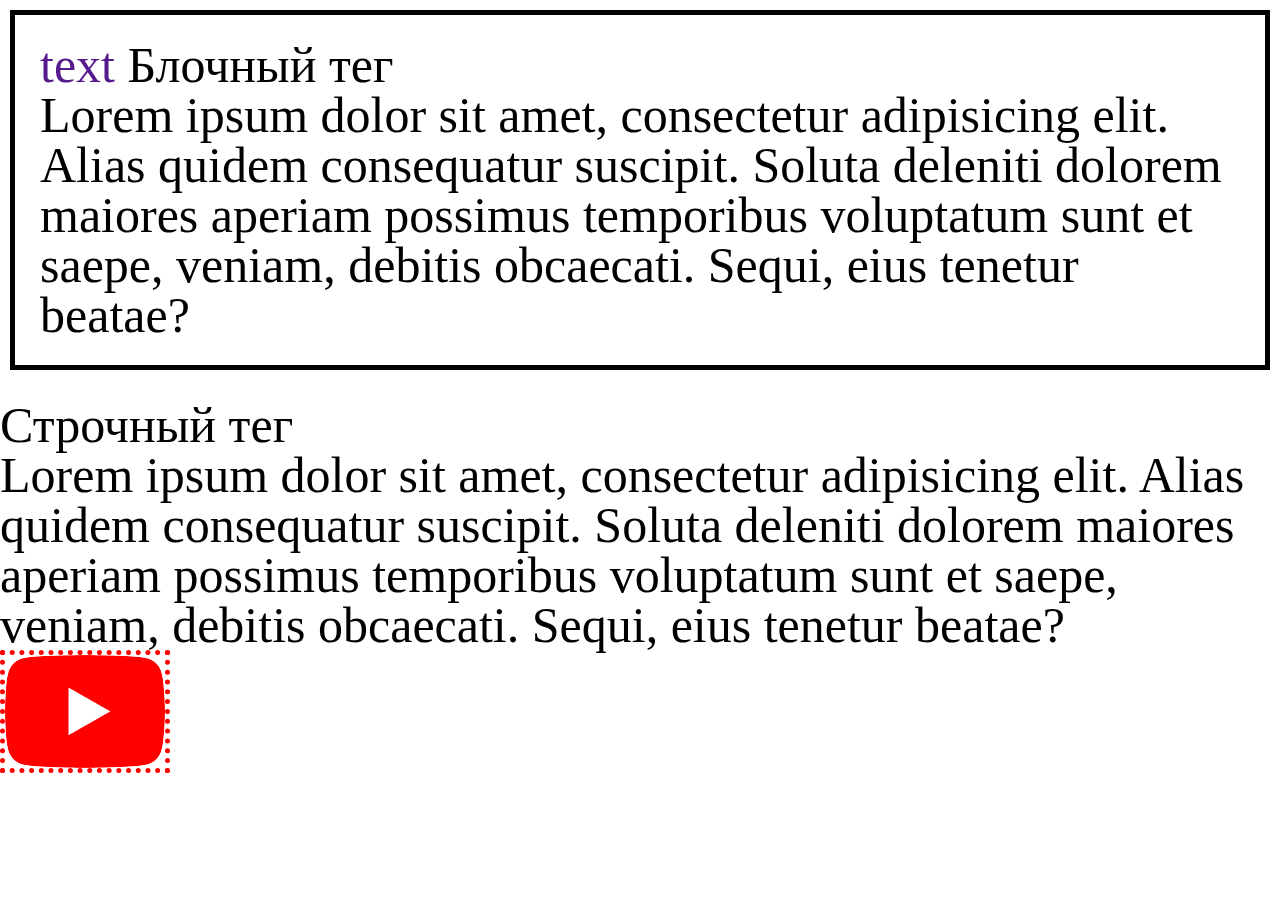
<file: JekaFreelancer/css_4/index.html>
<!-- Сообщаем браузеру как стоит обрабатывать эту страницу -->
<!DOCTYPE html>
<!-- Оболочка документа, указываем язык содержимого -->
<html lang="ru">
	<!-- Заголовок страницы, контейнер для других важных данных (не отображается) -->
	<head>
		<!-- Заголовок страницы в браузере -->
		<title>CSS. Часть №4 (Свойства блоков - стили оформления)</title>
		<!-- Подключаем CSS -->
		<link rel="stylesheet" href="css/style.css" />
		<!-- Кодировка страницы -->
		<meta http-equiv="Content-type" content="text/html;charset=UTF-8" />
	</head>
	<!-- Отображаемое тело страницы -->
	<body>
		<div class="example-block">
			<a href="">text</a>
			Блочный тег <br />
			Lorem ipsum dolor sit amet, consectetur adipisicing elit. Alias quidem consequatur suscipit. Soluta deleniti dolorem maiores aperiam possimus temporibus voluptatum sunt et saepe, veniam, debitis obcaecati. Sequi, eius tenetur beatae?
		</div>
		<span class="example-string">
			Строчный тег <br />
			Lorem ipsum dolor sit amet, consectetur adipisicing elit. Alias quidem consequatur suscipit. Soluta deleniti dolorem maiores aperiam possimus temporibus voluptatum sunt et saepe, veniam, debitis obcaecati. Sequi, eius tenetur beatae?
		</span>
		<p>
			<img class="example-image" src="img/youtube.png" alt="" />
		</p>
	</body>
</html>
</file>
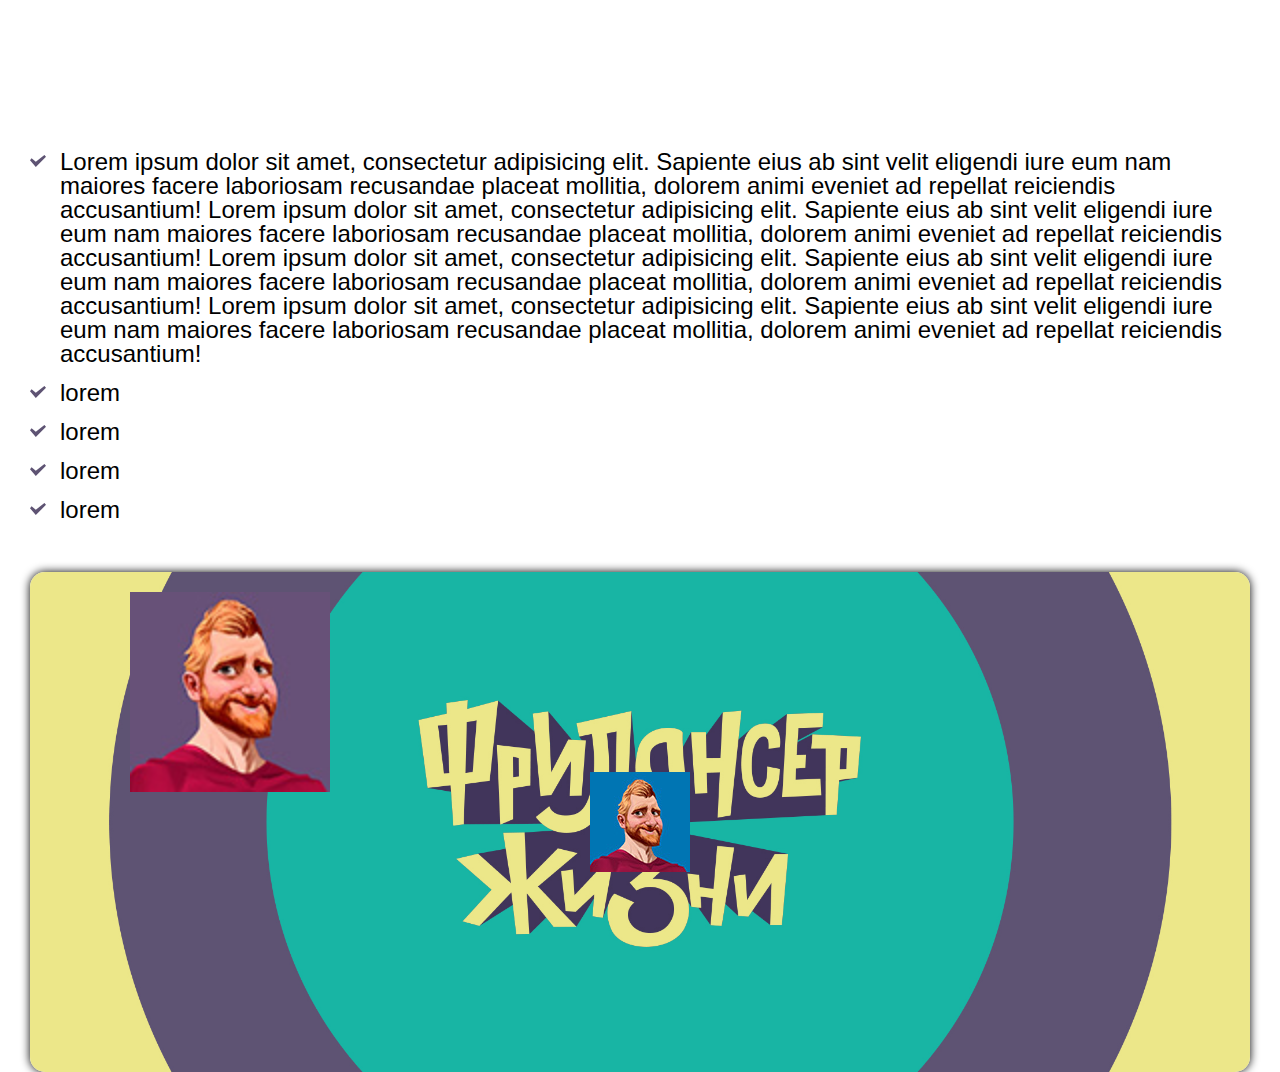
<file: JekaFreelancer/css_5/index.html>
<!-- Сообщаем браузеру как стоит обрабатывать эту страницу -->
<!DOCTYPE html>
<!-- Оболочка документа, указываем язык содержимого -->
<html lang="ru">
	<!-- Заголовок страницы, контейнер для других важных данных (не отображается) -->
	<head>
		<!-- Заголовок страницы в браузере -->
		<title>CSS. Часть №5 (Свойство background)</title>
		<!-- Подключаем CSS -->
		<link rel="stylesheet" href="css/style.css" />
		<!-- Кодировка страницы -->
		<meta http-equiv="Content-type" content="text/html;charset=UTF-8" />
	</head>
	<!-- Отображаемое тело страницы -->
	<body>

		<ul class="list">
			<li>
				Lorem ipsum dolor sit amet, consectetur adipisicing elit. Sapiente eius ab sint velit eligendi iure eum nam maiores facere laboriosam recusandae placeat mollitia, dolorem animi eveniet ad repellat reiciendis accusantium!
				Lorem ipsum dolor sit amet, consectetur adipisicing elit. Sapiente eius ab sint velit eligendi iure eum nam maiores facere laboriosam recusandae placeat mollitia, dolorem animi eveniet ad repellat reiciendis accusantium!
				Lorem ipsum dolor sit amet, consectetur adipisicing elit. Sapiente eius ab sint velit eligendi iure eum nam maiores facere laboriosam recusandae placeat mollitia, dolorem animi eveniet ad repellat reiciendis accusantium!
				Lorem ipsum dolor sit amet, consectetur adipisicing elit. Sapiente eius ab sint velit eligendi iure eum nam maiores facere laboriosam recusandae placeat mollitia, dolorem animi eveniet ad repellat reiciendis accusantium!
			</li>
			<li>lorem</li>
			<li>lorem</li>
			<li>lorem</li>
			<li>lorem</li>
		</ul>

		<div class="block">
			
		</div>
	</body>
</html>
</file>
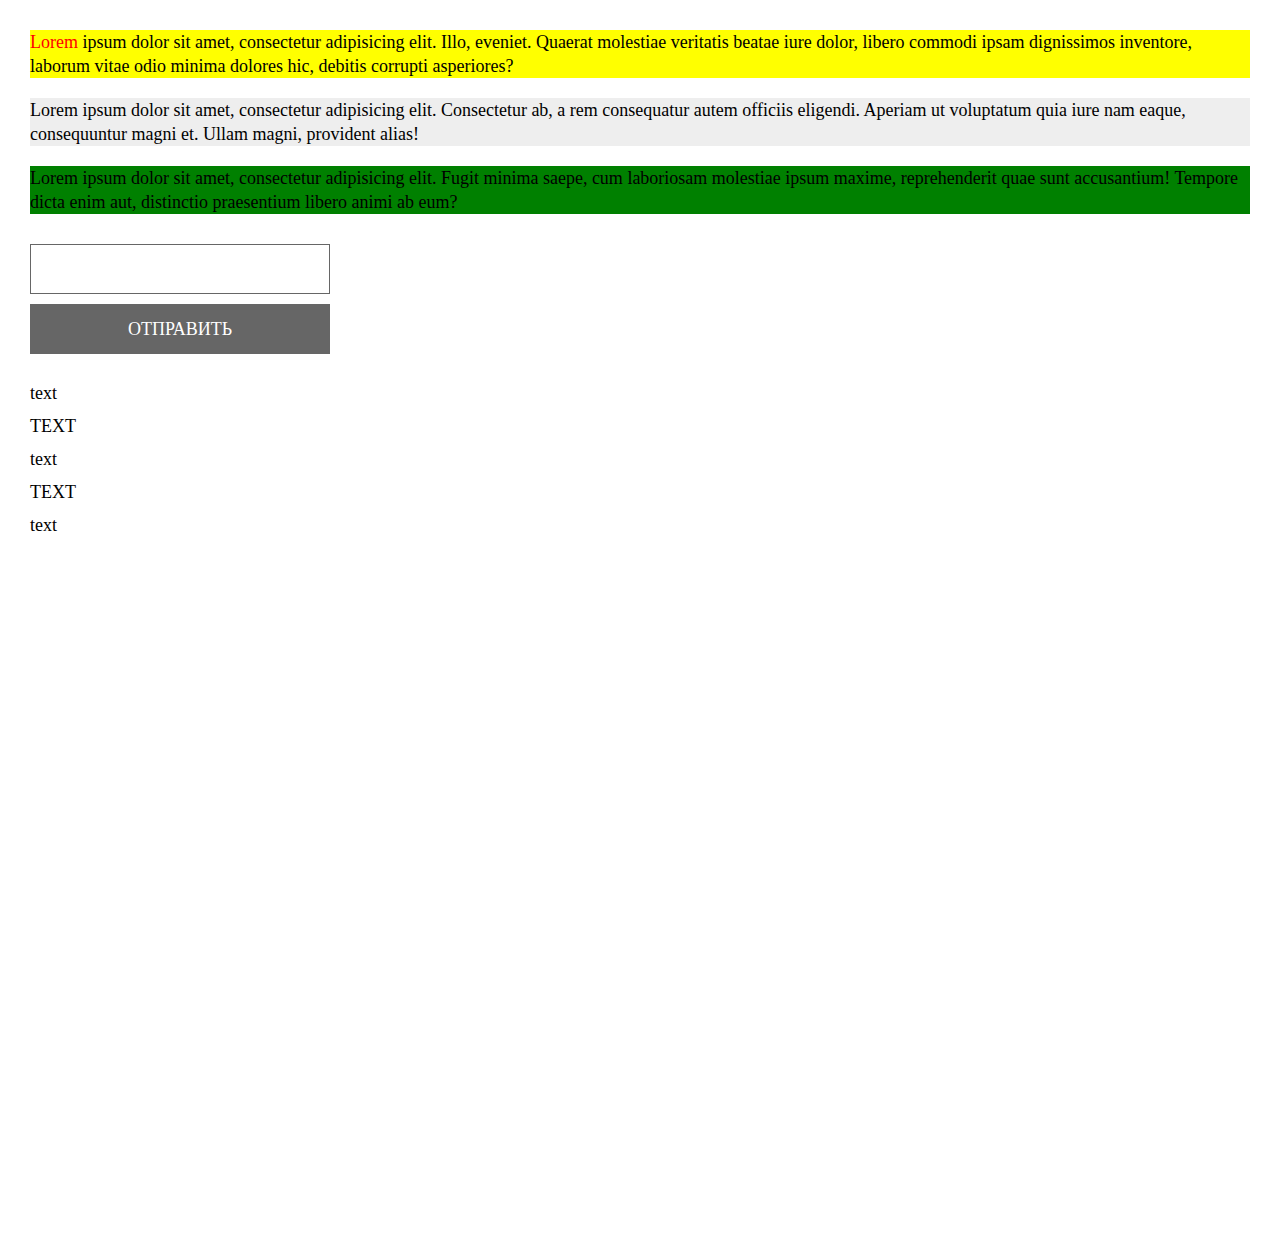
<file: JekaFreelancer/css_6/index.html>
<!-- Сообщаем браузеру как стоит обрабатывать эту страницу -->
<!DOCTYPE html>
<!-- Оболочка документа, указываем язык содержимого -->
<html lang="ru">
	<!-- Заголовок страницы, контейнер для других важных данных (не отображается) -->
	<head>
		<!-- Заголовок страницы в браузере -->
		<title>CSS. Часть №6 (псевдоклассы)</title>
		<!-- Подключаем CSS -->
		<link rel="stylesheet" href="css/style.css" />
		<!-- Кодировка страницы -->
		<meta http-equiv="Content-type" content="text/html;charset=UTF-8" />
	</head>
	<!-- Отображаемое тело страницы -->
	<body>
		<div class="block">
			<p>
				<a href="http://google.com" class="link">Lorem</a> ipsum dolor sit amet, consectetur adipisicing elit. Illo, eveniet. Quaerat molestiae veritatis beatae iure dolor, libero commodi ipsam dignissimos inventore, laborum vitae odio minima dolores hic, debitis corrupti asperiores?
			</p>
			<p>
				Lorem ipsum dolor sit amet, consectetur adipisicing elit. Consectetur ab, a rem consequatur autem officiis eligendi. Aperiam ut voluptatum quia iure nam eaque, consequuntur magni et. Ullam magni, provident alias!
			</p>
			<p>
				Lorem ipsum dolor sit amet, consectetur adipisicing elit. Fugit minima saepe, cum laboriosam molestiae ipsum maxime, reprehenderit quae sunt accusantium! Tempore dicta enim aut, distinctio praesentium libero animi ab eum?
			</p>
		</div>
		<form action="#">
			<input type="text" class="textinput" />
			<button class="textbutton" type="submit">Отправить</button>
		</form>
		<ul class="list">
			<li>text</li>
			<li>text</li>
			<li>text</li>
			<li>text</li>
			<li>text</li>
		</ul>
		<br />
		<br />
		<br />
		<br />
		<br />
		<br />
		<br />
		<br />
		<br />
		<br />
		<br />
		<br />
		<br />
		<br />
		<br />
		<br />
		<br />
		<br />
		<br />
		<br />
		<br />
		<br />
		<br />
		<br />
		<br />
		<br />
		<br />
		<br />
		<br />
		<br />
		<br />
		<br />
		<br />
		<br />
		<br />
		<br />
		<br />
		<br />
		<br />
		<br />
		<br />
		<br />
		<br />
		<br />
		<br />
		<br />
		<br />
		<br />
		<br />
		<br />
	</body>
</html>
</file>
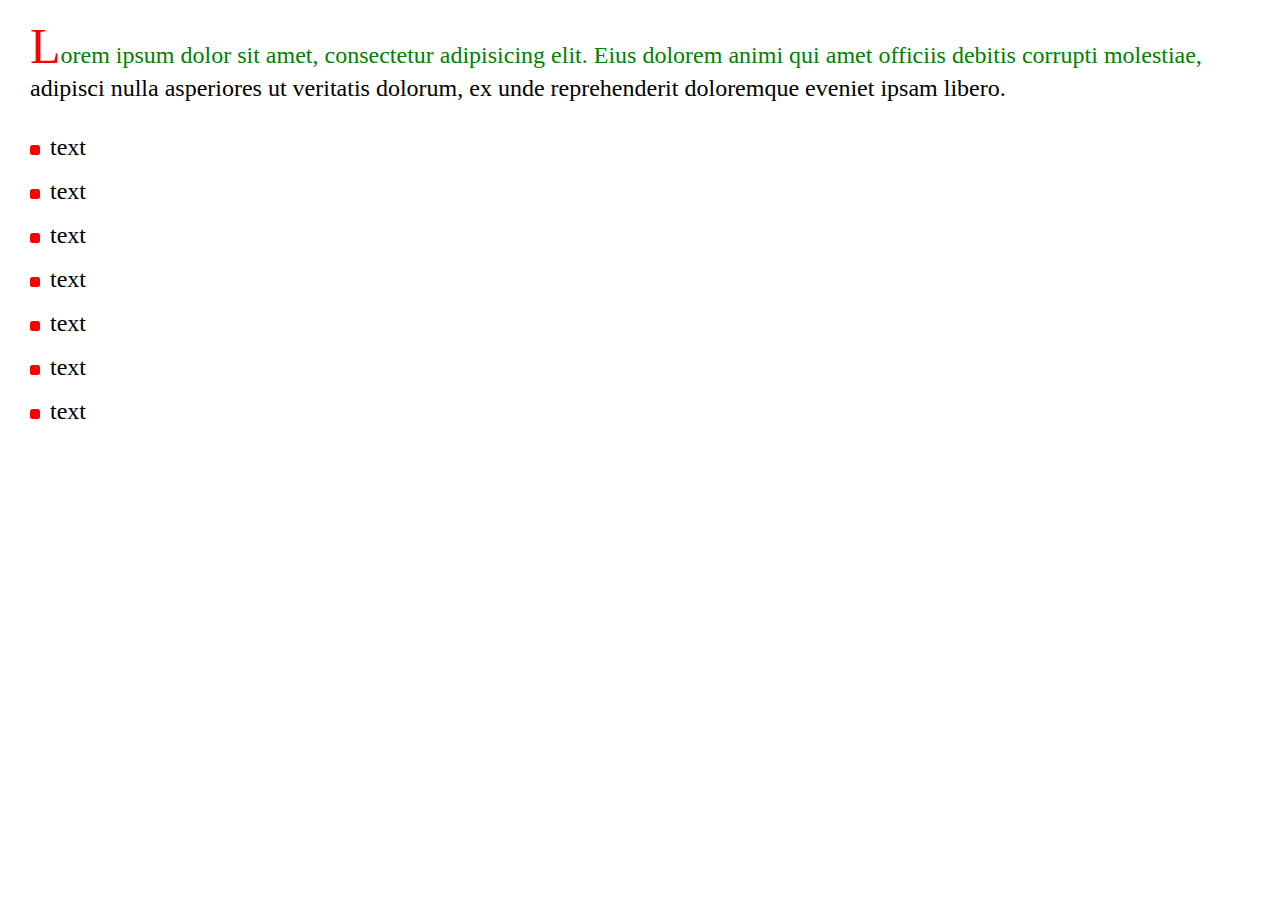
<file: JekaFreelancer/css_7/index.html>
<!-- Сообщаем браузеру как стоит обрабатывать эту страницу -->
<!DOCTYPE html>
<!-- Оболочка документа, указываем язык содержимого -->
<html lang="ru">
	<!-- Заголовок страницы, контейнер для других важных данных (не отображается) -->
	<head>
		<!-- Заголовок страницы в браузере -->
		<title>CSS. Часть №7 (псевдоэлементы)</title>
		<!-- Подключаем CSS -->
		<link rel="stylesheet" href="css/style.css" />
		<!-- Кодировка страницы -->
		<meta http-equiv="Content-type" content="text/html;charset=UTF-8" />
	</head>
	<!-- Отображаемое тело страницы -->
	<body>
		<p class="text">
			Lorem ipsum dolor sit amet, consectetur adipisicing elit. Eius dolorem animi qui amet officiis debitis corrupti molestiae, adipisci nulla asperiores ut veritatis dolorum, ex unde reprehenderit doloremque eveniet ipsam libero.
		</p>
		<ul class="list">
			<li>text</li>
			<li>text</li>
			<li>text</li>
			<li>text</li>
			<li>text</li>
			<li>text</li>
			<li>text</li>
		</ul>
	</body>
</html>
</file>
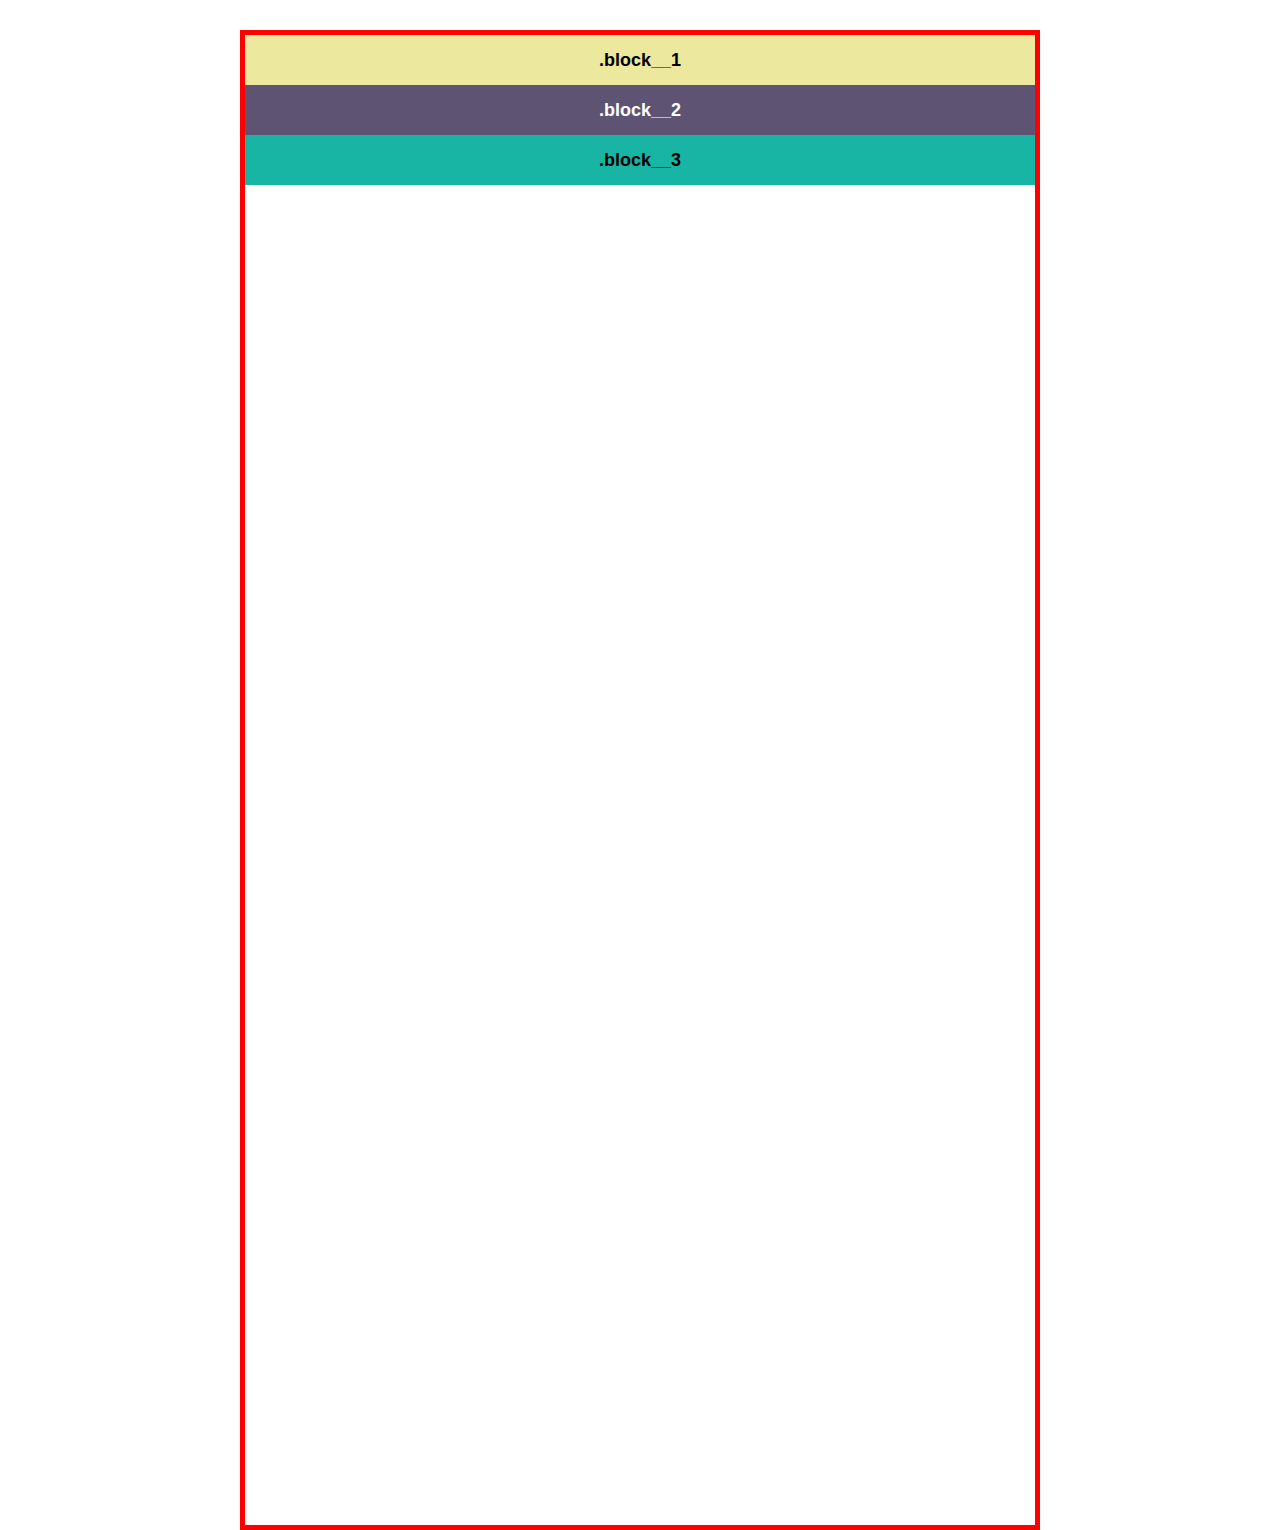
<file: JekaFreelancer/css_8/index.html>
<!-- Сообщаем браузеру как стоит обрабатывать эту страницу -->
<!DOCTYPE html>
<!-- Оболочка документа, указываем язык содержимого -->
<html lang="ru">
	<!-- Заголовок страницы, контейнер для других важных данных (не отображается) -->
	<head>
		<!-- Заголовок страницы в браузере -->
		<title>CSS. Часть №8 (позиционирование)</title>
		<!-- Подключаем CSS -->
		<link rel="stylesheet" href="css/style.css" />
		<!-- Кодировка страницы -->
		<meta http-equiv="Content-type" content="text/html;charset=UTF-8" />
	</head>
	<!-- Отображаемое тело страницы -->
	<body>
		<div class="block">
			<div class="block__1">
				.block__1
			</div>
			<div class="block__2">
				.block__2
			</div>
			<div class="block__3">
				.block__3
			</div>
		</div>
	</body>
</html>
</file>
<file: GoIT_Maraphone/css/style.css>
body {
  font-family: 'Montserrat', sans-serif;
  background-color: #f5f7fa;
}
.no-underline-contacts {
  text-decoration: none;
  cursor: pointer;
  color: #ffffff;
  font-size: 14px;
  line-height: 24px;
  font-style: normal;
  font-weight: normal;
  cursor: pointer;
}
.no-underline-contacts:hover {
  text-decoration: underline;
  color: #ff6b08;
}
.no-underline-main {
  text-decoration: none;
  cursor: pointer;
  font-style: normal;
  font-weight: normal;
  font-size: 14px;
  line-height: 24px;
  color: #595959;
}
.main-section {
  display: flex;
  flex-direction: row;
  width: 70%;
  margin: 40px auto;
  background-color: #ffffff;
}
.main-content-section {
  padding: 50px 68px;
}
.main-title {
  font-style: normal;
  font-weight: bold;
  font-size: 45px;
  line-height: 55px;
  color: #000000;
  margin-top: 19px;
  margin-bottom: 24px;
}
.main-content-title {
  font-style: normal;
  font-weight: bold;
  font-size: 22px;
  line-height: 28px;
  color: #000000;
  margin-top: 44px;
  margin-bottom: 0px;
}
.main-content-subtitle {
  font-style: normal;
  font-weight: bold;
  font-size: 16px;
  line-height: 20px;
  color: #000000;
  margin-top: 12px;
  margin-bottom: 0px;
}
.main-content-orange {
  color: #fb6d3a;
}
.main-list {
  font-style: normal;
  font-weight: normal;
  font-size: 14px;
  line-height: 24px;
  color: #595959;
  padding: 0 0 0 16px;
}
.main-list-project {
  font-style: normal;
  font-weight: bold;
  font-size: 14px;
  line-height: 24px;
  color: #000000;
  margin-top: 0px;
  margin-bottom: 0px;
}
.main-data-text {
  font-style: normal;
  font-weight: normal;
  font-size: 12px;
  line-height: 15px;
  color: #a8a8a8;
  margin-bottom: 12px;
  margin-top: 12px;
}
.main-about-me {
  width: 400px;
  font-size: 14px;
  line-height: 24px;
  font-weight: 400;
  color: #595959;
  margin-top: 0px;
  margin-bottom: 0px;
}
.my-education-section {
  color: black;
}
.sidebar-section {
  background-color: #1e2939;
  color: #ffffff;
  width: 350px;
}
.sidebar-title {
  font-style: normal;
  font-weight: bold;
  font-size: 22px;
  line-height: 27px;
  color: #ffffff;
  margin: 0 0 8px 0;
}
.sidebar-foto {
  margin-top: 40px;
}
.sidebar-foto:hover {
  border-radius: 50%;
  /* box-shadow: inset 30px 3px grey; */
}
.contact-section,
.techskills-section,
.softskills-section {
  margin-top: 44px;
  padding-left: 40px;
}
.contacts-text {
  font-style: normal;
  font-weight: normal;
  font-size: 16px;
  line-height: 24px;
  color: #ffffff;
}
.skills-list {
  font-style: normal;
  font-weight: normal;
  font-size: 16px;
  line-height: 24px;
  color: #ffffff;
  /* padding: 0 0 0 16px; */
}
.skils-item::before {
  content: '\2022';
  color: #ff6b08;
  margin-right: 8px;
  font-size: 18px;
  font-weight: bold;
}
</file>
<file: GoIT_TestDrive/css/style.css>
html {
  height: 100%;
  width: 100%;
}
body {
  height: 100%;
  width: 100%;
  font-family: 'Montserrat', sans-serif;
  background-color: #f3f5f9;
  display: flex;
  align-items: center;
  justify-content: center;
}

.wrapper {
  display: flex;
  flex-direction: row;
  padding: 80px;
  justify-content: space-between;
  position: relative;
}

.no-underline {
  text-decoration: none;
  cursor: pointer;
}

.no-underline-phone {
  text-decoration: none;
  cursor: pointer;
  color: #333333;
  font-weight: bold;
  font-size: 22px;
  line-height: 28px;
  margin-left: 5px;
  text-decoration: none;
}

/* Contact-section" */
.contact-section-title {
  position: absolute;
  top: 35px;
  right: 80px;
  display: flex;
  /* flex-direction: row; */
  align-items: center;
}
/* Experience-section */
.experience-section {
  width: 33%;
  display: flex;
  flex-direction: column;
  align-items: center;
}

.my-foto {
  width: 70%;
  height: auto;
  border-radius: 50%;
  margin-bottom: 28px;
}
.icon-container-24-15 {
  width: 24px;
  height: 24px;
  margin-right: 15px;
  cursor: pointer;
}
.icon-container-24 {
  width: 24px;
  height: 24px;
  cursor: pointer;
}
.icon-container-18 {
  width: 18px;
  height: 18px;
  cursor: pointer;
}
.experience-description {
  margin-top: 25px;
  margin-bottom: 25px;
}
.experience-description-text {
  text-align: center;
  font-size: 16px;
  line-height: 24px;
  color: #4f4f4f;
}
.experience-description-text-first {
  margin-bottom: 8px;
}
.technologies-container {
  margin-right: 15px;
  margin-bottom: 50px;
  align-items: center;
}
.my-project-link {
  font-weight: bold;
  font-size: 20px;
  line-height: 30px;
  color: #ab0e34;
  align-items: center;
  text-align: center;
  /* text-decoration-line: underline; */
  text-decoration: underline;
  cursor: pointer;
}
/* Info-section */
.info-section {
  width: 33.3%;
  margin: 0 24px;
  display: flex;
  flex-direction: column;
  align-items: flex-start;
}
.header1 {
  font-size: 40px;
  line-height: 48px;
  font-weight: bold;
  margin-bottom: 32px;
  color: #333333;
}
.header2 {
  font-size: 20px;
  line-height: 24px;
  font-weight: bold;
  margin-bottom: 32px;
  color: #333333;
}
.subheader1 {
  font-size: 24px;
  line-height: 24px;
  font-weight: bold;
  color: #ffffff;
  background: #89a3e2;
  padding: 4px 16px;
}

.bodytext {
  font-weight: normal;
  font-size: 16px;
}
.subheader2 {
  font-size: 24px;
  line-height: 24px;
  font-weight: bold;
  color: #ffffff;
  background: #89a3e2;
  padding: 4px 16px;
  margin-bottom: 72px;
}
.skills-description {
  font-size: 20px;
  line-height: 24px;
  color: #4f4f4f;
}
.skils-title {
  font-size: 22px;
  line-height: 24px;
  font-weight: bold;
  color: #333333;
  margin-top: 16px;
  margin-bottom: 16px;
}
.skils-list {
  list-style: disc;
  padding-left: 18px;
  color: #89a3e2;
}
.skils-item {
  font-size: 16px;
  line-height: 24px;
}
.skils-text {
  color: #4f4f4f;
}
/* Project-price-section */
.project-price-section {
  width: 33.3%;
}
.project-price-form {
  padding: 40px;
  background: #ffffff;
  box-shadow: 0px 8px 12px rgba(0, 0, 0, 0.08);
  border-radius: 16px;
}
.project-price-title {
  font-weight: bold;
  font-size: 18px;
  line-height: 24px;
  text-align: center;
  color: #89a3e2;
  margin-bottom: 8px;
}
.project-type-container {
  display: flex;
  flex-direction: column;
}
.form-fild-title {
  font-weight: bold;
  font-size: 18px;
  line-height: 24px;
  margin-bottom: 16px;
  margin-top: 32px;
  color: #333333;
}
.project-price-select {
  font-family: 'Montserrat', sans-serif;
  font-size: 16px;
  line-height: 24px;
  color: #4f4f4f;
  border: none;
  outline: none;
  border-bottom: 1px solid #4f4f4f;
  padding: 8px 0px;
}
.activity-type-container {
  display: flex;
  flex-direction: column;
}
.activity-type-item {
  display: flex;
  flex-direction: row;
  margin-bottom: 12px;
}
.activity-type-text {
  font-family: 'Montserrat', sans-serif;
  font-size: 16px;
  line-height: 24px;
  color: #4f4f4f;
  margin-left: 8px;
}
.activity-type-chekbox {
  width: 18px;
  height: 18px;
  color: #89a3e2;
}
.project-price-container-title {
  font-weight: bold;
  font-size: 18px;
  line-height: 24px;
  margin-bottom: 16px;
  margin-top: 16px;
  color: #333333;
}
.project-price-summa {
  font-weight: bold;
  font-size: 22px;
  line-height: 24px;
  color: #333333;
}
.project-price-carrancy {
  font-weight: bold;
  color: #89a3e2;
}
.project-price-button {
  font-weight: bold;
  font-size: 20px;
  line-height: 24px;
  color: #ffffff;
  background: #89a3e2;
  border-radius: 24px;
  padding: 12px 32px 12px 32px;
  outline: none;
  border: none;
  cursor: pointer;
  margin-top: 20px;
}
.project-price-button-container {
  width: 100%;
  text-align: center;
}
/* Modal-email-section */
.modal-background {
  position: fixed;
  top: 0px;
  left: 0px;
  width: 100%;
  height: 100%;
  background: rgba(51, 51, 51, 0.8);
  display: flex;
  align-items: center;
  justify-content: center;
  pointer-events: none;
  opacity: 0;
  transition: opacity 0.3s ease-in-out;
}
.modal-active {
  pointer-events: all;
  opacity: 1;
}
.modal-container {
  display: flex;
  flex-direction: column;
  width: 100%;
  align-items: center;
  background: #ffffff;
  width: 364px;
  box-shadow: 0px 8px 12px rgba(0, 0, 0, 0.08);
  border-radius: 16px;
  padding: 100px 40px;
  box-sizing: border-box;
  position: relative;
}
.modal-title {
  font-weight: bold;
  font-size: 22px;
  line-height: 24px;
  text-align: center;
  color: #89a3e2;
  margin-bottom: 60px;
}
.user-email-title {
  font-weight: bold;
  font-size: 22px;
  line-height: 24px;
  color: #333333;
  width: 100%;
  align-items: center;
  /* margin-left: 38px; */
  margin-bottom: 16px;
}
.modal-container-form {
  display: flex;
  flex-direction: column;
  width: 100%;
  align-items: left;
}
.user-email {
  font-family: 'Montserrat', sans-serif;
  /* margin-left: 42px; */
  width: 100%;
  align-items: center;
  padding: 8px 0px;
  color: #4f4f4f;
  border: none;
  outline: none;
  border-bottom: 1px solid #4f4f4f;
}
.button-email {
  display: flex;
  flex-direction: row;
  align-items: flex-start;
  font-weight: bold;
  font-size: 20px;
  line-height: 24px;
  color: #ffffff;
  background: #89a3e2;
  border-radius: 24px;
  padding: 12px 32px;
  outline: none;
  border: none;
  cursor: pointer;
  margin-top: 40px;
}
.email-input-container {
  margin-bottom: 116px;
  height: 115px;
}
.email-error-text {
  color: red;
  font-size: 12px;
  line-height: 24px;
  margin-top: 8px;
  display: none;
}
.email-input-container-error .email-error-text {
  display: block;
}

.email-input-container-error input::placeholder {
  color: red;
  font-size: 16px;
  line-height: 24px;
}
.email-input-container-error .user-email {
  border-bottom: 1px solid red;
}
.modal-icon {
  margin-bottom: 44px;
}
.modal-close-button {
  border: none;
  outline: none;
  background: none;
  cursor: pointer;
  position: absolute;
  top: 16px;
  right: 16px;
}
/* Modal-sucсses-section */
.modal-container-sucсses {
  justify-items: center;
}
</file>
<file: 5haver/Level1/css/style.css>
:root {
  --color-body: #f5f5f5;
  --color-wrapper: #ffffff;
  --color-header: #d9d9d9;
  --color-text: #000000;
  --color-background: #d9d9d9;
  --color-box-small: #322525;
  --color-article-box: #ee1717;
  --header-height: 32px;
}
@import url('https://fonts.googleapis.com/css2?family=Inter:wght@400&display=swap');

* {
  box-sizing: border-box;
  padding: 0;
  margin: 0;
}
html,
body {
  height: 100%;
}
body {
  display: flex;
  justify-content: center;
  align-items: center;
  font-family: 'Inter', sans-serif;
  margin: 0;
  background: var(--color-body);
}
.wrapper {
  position: relative;
  display: flex;
  flex-direction: column;
  /* justify-content: center; */
  width: 480px;
  /* width: 100%; */
  height: 345px;
  padding: 12px;
  background: var(--color-wrapper);
}
.header {
  position: absolute;
  display: flex;
  justify-content: space-between;
  left: 0px;
  top: 0px;
  width: 100%;
  height: var(--header-height);
  padding: 9px;
  height: 32px;
  background: var(--color-background);
}
.header__text,
.article__title {
  font-size: 12px;
  line-height: 15px;
  font-weight: 400;
  color: var(--color-text);
  text-transform: uppercase;
}
.main {
  /* position: relative; */
  display: flex;
  /* justify-content: space-between; */
  margin-top: calc(var(--header-height));
}
.main__box-large {
  /* position: absolute; */
  display: flex;
  justify-content: center;
  align-items: center;
  width: 100px;
  height: 83px;
  background: var(--color-background);
}
.main__box-large:not(:last-child) {
  margin-right: 19px;
}
.main__box-small {
  width: 34px;
  height: 34px;
  background: var(--color-box-small);
}
.article {
  display: flex;
  width: 100%;
  background: var(--color-background);
  margin-top: 19px;
  padding: 9px;
  height: 183px;
}
.article__box {
  width: 50%;
  background: var(--color-article-box);
}
.article__text {
  display: flex;
  flex-direction: column;
  justify-content: space-between;
  width: 50%;
  margin-left: 9px;
}
.article__description {
  display: flex;
  /* align-items: flex-start; */
  /* justify-content: flex-start; */
  width: 90%;
  font-size: 8px;
  color: var(--color-text);
  text-transform: uppercase;
  word-break: break all;
  /* overflow-wrap: break-word; */
  /* -webkit-hyphens: auto;
  -moz-hyphens: auto;
  -ms-hyphens: auto;
  hyphens: auto;
  word-wrap: break-word; */
}
.article__footer {
  display: flex;

  justify-content: space-between;
}
.article__footer-date,
.article__footer-autor {
  font-size: 6px;
  color: var(--color-text);
}
</file>
<file: 5haver/Level2/css/style.css>
:root {
  --gray-normal: #dde6f0;
  --gray-light: #f3f5f6;
  --gray-dark: #717173;
  --dark-text: #343336;
}
@import url('https://fonts.googleapis.com/css2?family=Source+Sans+Pro:wght@400;600;700;900&display=swap');

* {
  box-sizing: border-box;
  padding: 0;
  margin: 0;
}
html,
body {
  height: 100%;
}
body {
  font-family: 'Source Sans Pro', sans-serif;
  margin: 0;
}
.menu {
  width: 100%;
  display: flex;
  justify-content: space-between;
  top: 0;
  left: 0;
  background: #fa0064;
  padding: 5px;
}
.menu__item {
  color: white;
  font-size: 1rem;
  list-style: none;
}
.product {
  display: flex;
  flex-wrap: wrap;
  justify-content: center;
  margin-top: 30px;
}
.product__item {
  display: flex;
  flex-direction: column;
  justify-content: space-between;
  border-radius: 10px;
  background: #ffffff;
  padding: 10px;
}
.product__wrapper {
  display: flex;
  position: relative;
  width: 168px;
  height: 168px;
  /* background: rgba(217, 217, 217, 0.2); */
  background: rgba(217, 217, 217, 0.4);
  border-radius: 10px;
  z-index: 0;
}
.product__img-wrp {
  display: flex;
  position: absolute;
  overflow: hidden;
  width: 110px;
  height: 120px;
  left: 50%;
  top: 50%;
  transform: translate(-50%, -50%);
  object-fit: cover;
}
.box {
  position: relative;
  overflow: hidden;
  width: 300px;
  height: 300px;
}

.box img {
  position: absolute;
  top: 50%;
  left: 50%;
  transform: translate(-50%, -50%);
  width: 300px;
  height: 300px;
  object-fit: cover;
}

.product__discount,
.product__prise {
  padding: 5px 10px;
  background: #fe036a;
  border-radius: 4px;
  letter-spacing: 0.35px;
  color: #ffffff;
  font-size: 14px;
  font-weight: 700;
  width: max-content;
  margin-top: 4px;
}
.product__discount {
  position: absolute;
  right: 12px;
  top: 6px;
  display: flex;
  align-items: center;
  justify-content: center;
}
.product__discount--none {
  display: none;
}

.product__count {
  display: block;
  position: absolute;
  justify-content: center;
  left: 50%;
  top: 50%;
  /* transform: translateX(-70%); */
  transform: translatey(-50%);
  font-size: 32px;
  font-weight: 700;
  color: white;
  z-index: 2;
}
.product__name {
  width: 90%;
  margin-top: 3px;
  font-size: 11px;
  font-weight: 600;
  line-height: 14px;
  letter-spacing: -0.24 px;
  color: #404040;
}
.product__amount {
  margin-top: 1px;
  font-weight: 400;
  font-size: 11px;
  line-height: 18px;
  letter-spacing: -0.08px;
  color: #9a9a9a;
}
</file>
<file: JekaFreelancer/css_1/css/style.css>
/*Обнуление*/
*{
	padding: 0;
	margin: 0;
	border: 0;
}
*,*:before,*:after{
	-moz-box-sizing: border-box;
	-webkit-box-sizing: border-box;
	box-sizing: border-box;
}
:focus,:active{outline: none;}
a:focus,a:active{outline: none;}

nav,footer,header,aside{display: block;}

html,body{
	height: 100%;
	width: 100%;
	font-size: 100%;
	line-height: 1;
	font-size: 14px;
	-ms-text-size-adjust: 100%;
	-moz-text-size-adjust: 100%;
	-webkit-text-size-adjust: 100%;
}
input,button,textarea{font-family:inherit;}

input::-ms-clear{display: none;}
button{cursor: pointer;}
button::-moz-focus-inner {padding:0;border:0;}
a, a:visited{text-decoration: none;}
a:hover{text-decoration: none;}
ul li{list-style: none;}
img{vertical-align: top;}

h1,h2,h3,h4,h5,h6{font-size:inherit;font-weight: 400;}
/*--------------------*/

.bigred{
	font-size: 20px;
	color: red;
}
</file>
<file: JekaFreelancer/css_2/css/style.css>
/*Обнуление*/
*{
	padding: 0;
	margin: 0;
	border: 0;
}
*,*:before,*:after{
	-moz-box-sizing: border-box;
	-webkit-box-sizing: border-box;
	box-sizing: border-box;
}
:focus,:active{outline: none;}
a:focus,a:active{outline: none;}
nav,footer,header,aside{display: block;}
html,body{
	height: 100%;
	width: 100%;
	font-size: 100%;
	line-height: 1;
	font-size: 14px;
	-ms-text-size-adjust: 100%;
	-moz-text-size-adjust: 100%;
	-webkit-text-size-adjust: 100%;
}
input,button,textarea{font-family:inherit;}
input::-ms-clear{display: none;}
button{cursor: pointer;}
button::-moz-focus-inner {padding:0;border:0;}
a, a:visited{text-decoration: none;}
a:hover{text-decoration: none;}
ul li{list-style: none;}
img{vertical-align: top;}
h1,h2,h3,h4,h5,h6{font-size:inherit;font-weight: 400;}
/*--------------------*/

body{
	font-family: Arial, "Helvetica Neue", Helvetica, sans-serif;
}
h1{
	color: #445161;
	font-size: 30px;
}
h2{
	color: #445161;
	font-size: 25px;
}
.text {
	color: #333333;
	line-height: 25px;
}
.bold {
	color: #333333;
	font-weight: 700;
}
.red {
	color: #ff0000;
}
</file>
<file: JekaFreelancer/css_3/css/style.css>
/*Обнуление*/
*{
	padding: 0;
	margin: 0;
	border: 0;
}
*,*:before,*:after{
	-moz-box-sizing: border-box;
	-webkit-box-sizing: border-box;
	box-sizing: border-box;
}
:focus,:active{outline: none;}
a:focus,a:active{outline: none;}
nav,footer,header,aside{display: block;}
html,body{
	height: 100%;
	width: 100%;
	font-size: 100%;
	line-height: 1;
	font-size: 14px;
	-ms-text-size-adjust: 100%;
	-moz-text-size-adjust: 100%;
	-webkit-text-size-adjust: 100%;
}
input,button,textarea{font-family:inherit;}
input::-ms-clear{display: none;}
button{cursor: pointer;}
button::-moz-focus-inner {padding:0;border:0;}
a, a:visited{text-decoration: none;}
a:hover{text-decoration: none;}
ul li{list-style: none;}
img{vertical-align: top;}
h1,h2,h3,h4,h5,h6{font-size:inherit;font-weight: 400;}
/*--------------------*/
.example-block {

}
.example-string {

}
</file>
<file: JekaFreelancer/css_4/css/style.css>
/*Обнуление*/
* {
  padding: 0;
  margin: 0;
  border: 0;
}
*,
*:before,
*:after {
  -moz-box-sizing: border-box;
  -webkit-box-sizing: border-box;
  box-sizing: border-box;
}
:focus,
:active {
  outline: none;
}
a:focus,
a:active {
  outline: none;
}
nav,
footer,
header,
aside {
  display: block;
}
html,
body {
  height: 100%;
  width: 100%;
  font-size: 100%;
  line-height: 1;
  font-size: 14px;
  -ms-text-size-adjust: 100%;
  -moz-text-size-adjust: 100%;
  -webkit-text-size-adjust: 100%;
}
input,
button,
textarea {
  font-family: inherit;
}
input::-ms-clear {
  display: none;
}
button {
  cursor: pointer;
}
button::-moz-focus-inner {
  padding: 0;
  border: 0;
}
a,
a:visited {
  text-decoration: none;
}
a:hover {
  text-decoration: none;
}
ul li {
  list-style: none;
}
img {
  vertical-align: top;
}
h1,
h2,
h3,
h4,
h5,
h6 {
  font-size: inherit;
  font-weight: inherit;
}
/*--------------------*/

.example-block {
  border: 5px solid #000;
  padding: 25px;
  margin: 10px 10px 30px 10px;
  font-size: 50px;
}
.example-string {
  font-size: 50px;
}
.example-image {
  border: 5px dotted red;
}
</file>
<file: JekaFreelancer/css_5/css/style.css>
/*Обнуление*/
*{padding: 0;margin: 0;border: 0;}
*,*:before,*:after{-moz-box-sizing: border-box;-webkit-box-sizing: border-box;box-sizing: border-box;}
:focus,:active{outline: none;}
a:focus,a:active{outline: none;}
nav,footer,header,aside{display: block;}
html,body{height:100%;width:100%;font-size:100%;line-height:1;font-size:14px;-ms-text-size-adjust:100%;-moz-text-size-adjust:100%;-webkit-text-size-adjust:100%;}
input,button,textarea{font-family:inherit;}
input::-ms-clear{display: none;}
button{cursor: pointer;}
button::-moz-focus-inner {padding:0;border:0;}
a,a:visited{text-decoration: none;}
a:hover{text-decoration: none;}
ul li{list-style: none;}
img{vertical-align: top;}
h1,h2,h3,h4,h5,h6{font-size:inherit;font-weight: inherit;}
/*--------------------*/

body{
	font-family: Arial, "Helvetica Neue", Helvetica, sans-serif;
	padding: 150px 30px 30px 30px;
}

.list{
	margin: 0 0 50px 0;
}

.list li{
	font-size: 24px;
	margin: 0 0 15px 0;
	background: url('../img/icons/li.svg') left 5px no-repeat;
	padding: 0px 0px 0px 30px;
}

.block{
	background: url('../img/avatar_3.jpg') 50%/100px no-repeat,
	url('../img/avatar.jpg') 100px 20px/200px no-repeat,
	url('../img/bg.jpg') 50%/cover no-repeat;

	height: 500px;
	border-radius: 15px;
	box-shadow: 0 0 10px #000;
}
</file>
<file: JekaFreelancer/css_6/css/style.css>
/*Обнуление*/
*{padding: 0;margin: 0;border: 0;}
*,*:before,*:after{-moz-box-sizing: border-box;-webkit-box-sizing: border-box;box-sizing: border-box;}
:focus,:active{outline: none;}
a:focus,a:active{outline: none;}
nav,footer,header,aside{display: block;}
html,body{height:100%;width:100%;font-size:100%;line-height:1;font-size:14px;-ms-text-size-adjust:100%;-moz-text-size-adjust:100%;-webkit-text-size-adjust:100%;}
input,button,textarea{font-family:inherit;}
input::-ms-clear{display: none;}
button{cursor: pointer;}
button::-moz-focus-inner{padding:0;border:0;}
a,a:visited{text-decoration: none;}
a:hover{text-decoration: none;}
ul li{list-style: none;}
img{vertical-align: top;}
h1,h2,h3,h4,h5,h6{font-size:inherit;font-weight: inherit;}
/*--------------------*/

body{
	padding: 30px;
}

.block {
	margin: 0 0 30px 0;
}

.block p:nth-child(1){
	background-color: yellow;
}
.block p:nth-child(2){
	background-color: #eee;
}
.block p:nth-child(3){
	background-color: green;
}

.block p:nth-child(3):hover{
	background-color: yellow;
}


.block p{
	font-size: 18px;
	line-height: 24px;
	margin: 0px 0px 20px 0px;
}
.link {
	color: red;
}
.link:visited{
	color: green;
}
.link:hover{
	text-decoration: underline;
	color: blue;
}
.link:active{
	color:yellow;
}

.textinput {
	border: 1px solid #666;
	height: 50px;
	padding: 0px 15px;
	font-size: 18px;
	width: 300px;
	margin: 0px 0px 10px 0px;
}

.textinput:focus{
	box-shadow: 0 0 10px rgba(0,0,0,0.8);
}


.textbutton {
	display: block;
	width: 300px;
	height: 50px;
	background-color: #666;
	font-size: 18px;
	color: #fff;
	text-transform: uppercase;
	margin: 0px 0px 30px 0px;
}

.textbutton:hover{
	background-color: #333;
	color: yellow;
}
.textbutton:active{
	background-color: #eee;
}

.list {}
.list li{
	font-size: 18px;
	margin: 0px 0px 15px 0px;
}
/*
.list li:first-child{
	color: green;
}
.list li:last-child{
	color: blue;
	font-weight: 700;
}
*/
.list li:nth-child(even){
	text-transform: uppercase;
}
</file>
<file: JekaFreelancer/css_7/css/style.css>
/*Обнуление*/
* {
  padding: 0;
  margin: 0;
  border: 0;
}
*,
*:before,
*:after {
  -moz-box-sizing: border-box;
  -webkit-box-sizing: border-box;
  box-sizing: border-box;
}
:focus,
:active {
  outline: none;
}
a:focus,
a:active {
  outline: none;
}
nav,
footer,
header,
aside {
  display: block;
}
html,
body {
  height: 100%;
  width: 100%;
  font-size: 100%;
  line-height: 1;
  font-size: 14px;
  -ms-text-size-adjust: 100%;
  -moz-text-size-adjust: 100%;
  -webkit-text-size-adjust: 100%;
}
input,
button,
textarea {
  font-family: inherit;
}
input::-ms-clear {
  display: none;
}
button {
  cursor: pointer;
}
button::-moz-focus-inner {
  padding: 0;
  border: 0;
}
a,
a:visited {
  text-decoration: none;
}
a:hover {
  text-decoration: none;
}
ul li {
  list-style: none;
}
img {
  vertical-align: top;
}
h1,
h2,
h3,
h4,
h5,
h6 {
  font-size: inherit;
  font-weight: inherit;
}
/*--------------------*/
body {
  padding: 30px;
}

.text {
  font-size: 24px;
  line-height: 33px;
  margin: 0px 0px 30px 0px;
}

.text:first-line {
  color: green;
}
.text:first-letter {
  color: red;
  font-size: 50px;
}
.list {
}

.list li {
  font-size: 24px;
  margin: 0px 0px 20px 0px;
}

.list li:before {
  content: '';
  width: 10px;
  height: 10px;
  border-radius: 25%;
  background-color: red;
  display: inline-block;
  margin: 0px 10px 0px 0px;
}

.list li:hover:before {
  background-color: yellow;
}
</file>
<file: JekaFreelancer/css_8/css/style.css>
/*Обнуление*/
*{padding: 0;margin: 0;border: 0;}
*,*:before,*:after{-moz-box-sizing: border-box;-webkit-box-sizing: border-box;box-sizing: border-box;}
:focus,:active{outline: none;}
a:focus,a:active{outline: none;}
nav,footer,header,aside{display: block;}
html,body{height:100%;width:100%;font-size:100%;line-height:1;font-size:14px;-ms-text-size-adjust:100%;-moz-text-size-adjust:100%;-webkit-text-size-adjust:100%;}
input,button,textarea{font-family:inherit;}
input::-ms-clear{display: none;}
button{cursor: pointer;}
button::-moz-focus-inner{padding:0;border:0;}
a,a:visited{text-decoration: none;}
a:hover{text-decoration: none;}
ul li{list-style: none;}
img{vertical-align: top;}
h1,h2,h3,h4,h5,h6{font-size:inherit;font-weight: inherit;}
/*--------------------*/
body{
	padding: 30px;
	font-family: Arial, "Helvetica Neue", Helvetica, sans-serif;
}

.block {
	border: 5px solid red;
	max-width: 800px;
	height: 1500px;
	margin: 0px auto;
	position: relative;
}
.block div{
	text-align: center;
	font-size: 18px;
	text-align: center;
	line-height: 50px;
	font-weight: 700;
}
.block__1 {
	background-color: #ece89d;
}
.block__2 {
	background-color: #5e5373;
	color: #fff;
}
.block__3 {
	background-color: #18b5a4;
}
</file>
<file: Petrichenko_Uber/css/style.min.css>
*{font-family:'Roboto', sans-serif}header{position:relative;height:50px}nav{position:fixed;width:100%;height:50px;background-color:#212121;z-index:5}.hamburger{display:none}.menu{display:-webkit-box;display:-ms-flexbox;display:flex;-webkit-box-pack:justify;-ms-flex-pack:justify;justify-content:space-between;padding:13px 70px;margin:0;list-style-type:none}.menu_link{color:#ffffff;font-size:15px;font-weight:300}.menu_link:hover{text-decoration:none;color:#1eacc7}.menu_item{border-right:2px dotted black;padding-right:28px}.menu_item:last-child{border-right:none}.subheader{position:absolute;top:50px;width:100%;height:84px;background-color:rgba(0,0,0,0.6)}.subheader_logo{display:block;max-width:100%;margin-top:16px}.subheader_official{margin-top:6px;opacity:0.5;color:#ffffff;font-size:13px;font-weight:400}.subheader_call{color:#ffffff;font-size:12px;font-weight:300;margin-top:19px;text-align:right}.subheader_phone{display:block;margin-top:8px;color:#ffffff;font-size:22px;font-weight:400;text-transform:uppercase;text-align:right;line-height:12px}.subheader_phone:hover{text-decoration:none;color:#fff}.subheader_btn{margin-top:19px;width:172px;height:46px;-webkit-box-shadow:inset 0 -3px 0 rgba(0,0,0,0.12);box-shadow:inset 0 -3px 0 rgba(0,0,0,0.12);border:none;border-radius:4px;background-image:-webkit-gradient(linear, left bottom, left top, from(#1eacc7), to(#4ce2ff));background-image:linear-gradient(to top, #1eacc7 0%, #4ce2ff 100%);text-shadow:1px 1px 0 rgba(0,0,0,0.21);color:#ffffff;font-size:14px;font-weight:400;text-transform:uppercase}.subheader_btn:hover{background-image:none;background-color:#1eacc7}.promo{min-height:800px;background:url("../img/bg/main_bg.jpg") center center/cover no-repeat;padding:150px 0 135px 0}.promo_header{color:#ffffff;font-weight:700;text-transform:uppercase;font-size:60px;line-height:60px;margin:0;text-align:center}.promo_subheader{color:#ffffff;font-weight:700;text-transform:uppercase;font-size:36px;line-height:36px;margin:0;margin-top:22px;text-align:center}.promo_descr{color:#ffffff;font-size:18px;font-weight:400;line-height:24px;text-align:center;margin-top:23px}.promo_btn{display:block;margin:118px auto 0 auto;width:259px;height:63px;-webkit-box-shadow:inset 0 -4px 0 rgba(0,0,0,0.12);box-shadow:inset 0 -4px 0 rgba(0,0,0,0.12);border:none;border-radius:4px;background-image:-webkit-gradient(linear, left bottom, left top, from(#1eacc7), to(#4ce2ff));background-image:linear-gradient(to top, #1eacc7 0%, #4ce2ff 100%);text-shadow:1px 1px 0 rgba(0,0,0,0.21);color:#ffffff;font-size:18px;font-weight:400;text-transform:uppercase}.promo_btn:hover{background-image:none;background-color:#1eacc7}.reasons{padding:71px 0 65px 0}.reasons_block{display:-webkit-box;display:-ms-flexbox;display:flex;-webkit-box-pack:center;-ms-flex-pack:center;justify-content:center;-webkit-box-align:center;-ms-flex-align:center;align-items:center;margin-top:35px}.reasons_round{display:-webkit-box;display:-ms-flexbox;display:flex;-webkit-box-pack:center;-ms-flex-pack:center;justify-content:center;-webkit-box-align:center;-ms-flex-align:center;align-items:center;margin-right:26px;width:113px;height:113px;background-color:#1eacc7;border-radius:100%}.reasons_descr{width:343px}.reasons_subtitle{line-height:21px;color:#1eacc7;font-size:17px;font-weight:400}.reasons_text{color:#202020;font-size:15px;font-weight:300;line-height:21px}.label{position:relative;margin:0 auto;height:24px;width:112px;padding:5px 12px;background-color:#000000;color:#ffffff;font-size:11px;font-weight:300;text-transform:uppercase;text-align:center;z-index:2}.label_white{background-color:#fff;color:#000}.label_min{width:76px}.title{position:relative;margin-bottom:0;margin-top:38px;color:#222222;font-size:38px;line-height:38px;font-weight:700;text-transform:uppercase;text-align:center;z-index:2}.title_white{color:#fff}.subtitle{position:relative;margin-top:19px;color:#222222;font-size:17px;font-weight:400;text-align:center;z-index:2}.subtitle_white{color:#fff}.mobile{min-height:864px;padding:48px 0 79px 0;background:url("../img/bg/mobile_app.png") center center/cover no-repeat}.mobile .row{margin-top:32px}.mobile_item{position:relative;width:320px;height:280px;margin:0 auto;margin-bottom:19px;padding-top:92px}.mobile_item_1{background:url("../img/bg/mobile_screen_1.jpg") center center/cover no-repeat}.mobile_item_2{background:url("../img/bg/mobile_screen_2.jpg") center center/cover no-repeat}.mobile_item_3{background:url("../img/bg/mobile_screen_3.jpg") center center/cover no-repeat}.mobile_item_4{background:url("../img/bg/mobile_screen_4.jpg") center center/cover no-repeat}.mobile_item_5{background:url("../img/bg/mobile_screen_5.jpg") center center/cover no-repeat}.mobile_item_6{background:url("../img/bg/mobile_screen_6.jpg") center center/cover no-repeat}.mobile_item_subtitle{color:#ffffff;font-size:24px;font-weight:400;line-height:31px;text-transform:uppercase;text-align:center}.mobile_item_plus{display:-webkit-box;display:-ms-flexbox;display:flex;-webkit-box-pack:center;-ms-flex-pack:center;justify-content:center;-webkit-box-align:center;-ms-flex-align:center;align-items:center;position:absolute;bottom:35px;left:50%;-webkit-transform:translateX(-50%);transform:translateX(-50%);width:26px;height:26px;background-color:#000000;margin:0 auto;border-radius:100%;cursor:pointer}.mobile_item_plus:before{content:'';display:block;width:14px;height:2px;background-color:#1eacc7;-webkit-transition:0.3s all;transition:0.3s all}.mobile_item_plus:after{content:'';position:absolute;left:50%;-webkit-transform:translateX(-50%);transform:translateX(-50%);display:block;height:14px;width:2px;background-color:#1eacc7;-webkit-transition:0.3s all;transition:0.3s all}.mobile_item_plus:hover:before,.mobile_item_plus:hover:after{background-color:#ff5656}.choice{position:relative;min-height:895px;padding:57px 0 138px 0;background:url("../img/bg/mobile_app.png") center center/cover no-repeat}.choice_img{position:relative;display:block;margin:56px auto 0 auto;z-index:2}.choice_descr{text-align:center;color:#222222;font-size:17px;font-weight:300;line-height:24px}.choice .black{position:absolute;top:0;left:0;height:499px;width:100%;background-color:#070716;z-index:1}.require{padding:68px 0 84px 0}.require_block{margin:33px 0}.require_block_nmb{margin-bottom:0px}.require_title{color:#1ca8c3;font-size:22px;font-weight:400}.require_list{list-style-type:none;padding-left:50px;margin-top:22px}.require_list li{position:relative;font-size:17px;font-weight:300;line-height:24px;margin-bottom:10px}.require_list li:before{content:'';display:block;position:absolute;left:-32px;top:3px;width:21px;height:20px;background:url("../icons/check_blue.svg") center center/cover no-repeat}.require_descr{margin-top:25px;font-size:17px;font-weight:300;line-height:24px;color:#1ca8c3}.require .warning .require_title{color:#ff5656}.require .warning .require_list li:before{background:url("../icons/check_red.svg") center center/cover no-repeat}.world{position:relative;min-height:717px;padding:49px 0;background:url("../img/bg/map.jpg") center center/cover no-repeat}.world_link{position:absolute;left:50%;-webkit-transform:translateX(-50%);transform:translateX(-50%);bottom:49px;text-align:center;font-size:15px;font-weight:400;line-height:68px;text-transform:uppercase;color:#1fbad6}.world_link:hover{text-decoration:none;color:#fff}footer{padding:14px 23px 39px 23px}footer a:hover{text-decoration:none}.footer_divider{width:299px;height:4px;background-color:#1fbad6;margin:0 auto}.footer_wrapper{display:-webkit-box;display:-ms-flexbox;display:flex;-webkit-box-pack:justify;-ms-flex-pack:justify;justify-content:space-between;-webkit-box-align:start;-ms-flex-align:start;align-items:flex-start;padding-top:32px}.footer_wrapper>div{width:33%}.footer_wrapper>div:nth-child(3){display:-webkit-box;display:-ms-flexbox;display:flex;-webkit-box-pack:end;-ms-flex-pack:end;justify-content:flex-end}.footer_social{width:160px;display:-webkit-box;display:-ms-flexbox;display:flex;-webkit-box-pack:justify;-ms-flex-pack:justify;justify-content:space-between}.footer_social_item{display:-webkit-box;display:-ms-flexbox;display:flex;-webkit-box-pack:center;-ms-flex-pack:center;justify-content:center;-webkit-box-align:center;-ms-flex-align:center;align-items:center;margin:0 4px;width:32px;height:32px;background-color:#070716;border-radius:100%}.footer_social_item i{color:#fff}.footer_links{width:390px;margin:0 auto}.footer_links_main{display:-webkit-box;display:-ms-flexbox;display:flex;-webkit-box-pack:justify;-ms-flex-pack:justify;justify-content:space-between;padding:0 10px}.footer_links_main a{color:#070716;font-size:15px;font-weight:300;text-transform:uppercase}.footer_links_sub{display:-webkit-box;display:-ms-flexbox;display:flex;-webkit-box-pack:justify;-ms-flex-pack:justify;justify-content:space-between;margin-top:10px}.footer_links_sub a{color:#999999;font-size:11px;font-weight:300;text-transform:uppercase}.footer_links_lang{display:block;margin:0 auto;color:#1fbad6;font-size:11px;font-weight:400;margin-top:19px;text-transform:uppercase;text-align:center}.xs-visible{display:none}@media (max-width: 1200px){.menu_item{padding-right:20px}.menu_link{font-size:13px}.promo_header{font-size:50px}.reasons_block{-webkit-box-align:start;-ms-flex-align:start;align-items:flex-start}.reasons_descr{width:300px}.mobile_item{width:290px}.mobile_item_subtitle{font-size:22px}.choice{padding:55px 0;min-height:840px}.require br{display:none}.footer_wrapper>div{width:50%}.footer_wrapper>div:nth-child(1){width:25%}.footer_wrapper>div:nth-child(3){width:25%;display:-webkit-box;display:-ms-flexbox;display:flex;-webkit-box-pack:end;-ms-flex-pack:end;justify-content:flex-end}.footer_mobile{display:-webkit-box;display:-ms-flexbox;display:flex}.footer_mobile a{margin:0 3px}.footer_mobile a img{width:100%}}@media (max-width: 991px){.title{font-size:28px}.menu_item{padding-right:8px}.menu_link{font-size:10px}.subheader_logo img{width:100%}.subheader_official{font-size:11px}.subheader_phone{font-size:18px}.subheader_btn{margin-top:21px;height:40px;width:100%}.promo_header{font-size:40px}.promo_subheader{font-size:30px}.reasons_block{-webkit-box-orient:vertical;-webkit-box-direction:normal;-ms-flex-direction:column;flex-direction:column;-webkit-box-align:center;-ms-flex-align:center;align-items:center}.reasons_round{margin-right:0}.reasons_descr{width:300px;margin-top:20px}.choice{min-height:800px}.choice_img{width:100%}.world{min-height:650px}.footer_wrapper{-ms-flex-wrap:wrap;flex-wrap:wrap}.footer_wrapper>div{width:100%;display:-webkit-box;display:-ms-flexbox;display:flex;-webkit-box-pack:center;-ms-flex-pack:center;justify-content:center;margin-bottom:20px}.footer_wrapper>div:nth-child(1){width:100%}.footer_wrapper>div:nth-child(3){width:100%;-webkit-box-pack:center;-ms-flex-pack:center;justify-content:center}}@media (max-width: 767px){.title{margin-top:25px}.menu{position:fixed;-webkit-box-orient:vertical;-webkit-box-direction:normal;-ms-flex-direction:column;flex-direction:column;-webkit-box-pack:center;-ms-flex-pack:center;justify-content:center;-webkit-box-align:center;-ms-flex-align:center;align-items:center;top:0;left:-100%;width:50%;height:100vh;padding:20px 15px;background-color:rgba(0,0,0,0.8);-webkit-transition:0.6s all;transition:0.6s all}.menu_active{left:0}.menu_item{padding-right:0;border:none;margin:10px 0}.menu_link{font-size:20px}.hamburger{display:block;position:absolute;right:10px;top:50%;-webkit-transform:translateY(-50%);transform:translateY(-50%);width:26px;height:12px}.hamburger span{display:block;height:2px;width:100%;background-color:#fff;margin-bottom:2px;-webkit-transition:0.5s all;transition:0.5s all}.hamburger_active span{margin-bottom:-2px}.hamburger_active span:nth-child(1){-webkit-transform:translateY(3px) rotate(-45deg);transform:translateY(3px) rotate(-45deg)}.hamburger_active span:nth-child(2){display:none}.hamburger_active span:nth-child(3){-webkit-transform:translateY(3px) rotate(45deg);transform:translateY(3px) rotate(45deg)}.xs-hidden{display:none}.xs-visible{display:block}.subheader_phone{display:block;margin-top:10px;color:#ffffff;font-size:16px;font-weight:400;text-transform:uppercase;text-align:center}.subheader_btn{display:block;width:200px;height:40px;margin:0 auto;margin-top:10px}.promo_header{line-height:45px}.reasons{padding:40px 0}.reasons_descr{width:350px}.reasons_subtitle{text-align:center}.reasons_text{margin-top:10px}.mobile{padding:40px 0}.choice{min-height:600px;padding:40px 0}.require{padding:40px 0}.world{min-height:450px}}@media (max-width: 575px){nav{height:30px}header{height:30px}.title{font-size:16px;margin-top:15px;line-height:16px}.subtitle{font-size:14px;line-height:21px;margin-top:11px}.subheader{height:60px;top:30px}.subheader_official{display:none}.subheader_logo{margin-top:16px}.subheader_phone{font-size:12px;font-weight:400;text-transform:uppercase;margin-top:11px}.subheader_btn{width:110px;height:22px;font-size:9px;margin-top:6px}.subheader_btn:hover{background-image:-webkit-gradient(linear, left bottom, left top, from(#1eacc7), to(#4ce2ff));background-image:linear-gradient(to top, #1eacc7 0%, #4ce2ff 100%)}.promo{min-height:400px;padding:93px 0 35px 0}.promo_descr{display:none}.promo_header{font-size:30px;padding:0 24px;line-height:35px}.promo_subheader{font-size:20px;margin-top:33px;padding:0 10px;line-height:30px}.promo_btn{width:210px;height:50px;margin-top:72px;font-size:16px}.promo_btn:hover{background-image:-webkit-gradient(linear, left bottom, left top, from(#1eacc7), to(#4ce2ff));background-image:linear-gradient(to top, #1eacc7 0%, #4ce2ff 100%)}.menu{width:85%}.menu_item{width:100%;text-align:center;padding:5px 0}.menu_link{display:block}.hamburger_active span:nth-child(1){-webkit-transform:translateY(5px) rotate(-45deg);transform:translateY(5px) rotate(-45deg)}.hamburger_active span:nth-child(3){-webkit-transform:translateY(5px) rotate(45deg);transform:translateY(5px) rotate(45deg)}.reasons{padding:22px 0 36px 0}.reasons_block{margin-top:26px}.reasons_round{width:100px;height:100px}.reasons_descr{width:100%;margin-top:27px}.reasons_subtitle{font-size:16px;text-align:left}.reasons_text{margin-top:0}.mobile{padding:20px 0 40px 0}.mobile .row{margin-top:30px}.mobile_item{height:254px;padding:81px 40px 0 40px}.mobile_item_subtitle{font-size:18px;line-height:31px}.mobile_item_plus{bottom:28px}.mobile_item_plus:hover:before,.mobile_item_plus:hover:after{background-color:#1eacc7}.choice{padding:25px 0 33px 0;min-height:390px;background:#000}.choice_img{margin-top:35px}.choice_descr{margin-top:23px;color:#ffffff;font-size:17px;font-weight:300;line-height:24px}.choice .black{display:none}.hidden-320{display:none}.require{padding:25px}.require_block{margin:30px 0 0 0}.require_title{font-size:16px}.require_list{padding-left:30px;margin-top:5px}.require_list li{font-size:14px;margin-bottom:5px;line-height:20px}.require_descr{font-size:14px;margin-top:15px}.world{min-height:360px;padding:25px 0 30px 0}.world_link{width:200px;display:block;bottom:30px;line-height:15px}footer{padding:25px 0 20px 0}.footer_divider{width:253px;margin:0 auto}.footer_wrapper{padding-top:22px}.footer_wrapper>div{margin-bottom:20px}.footer_wrapper>div:nth-child(1){-webkit-box-ordinal-group:3;-ms-flex-order:2;order:2}.footer_wrapper>div:nth-child(2){-webkit-box-ordinal-group:2;-ms-flex-order:1;order:1}.footer_wrapper>div:nth-child(3){-webkit-box-ordinal-group:4;-ms-flex-order:3;order:3}.footer_links{width:290px}.footer_links_main{padding:0;font-size:14px}.footer_links_sub{-ms-flex-wrap:wrap;flex-wrap:wrap;-webkit-box-pack:center;-ms-flex-pack:center;justify-content:center}.footer_links_sub a{margin:0 7px}.footer_links_lang{margin-top:10px}}
/*# sourceMappingURL=style.min.css.map */
</file>
